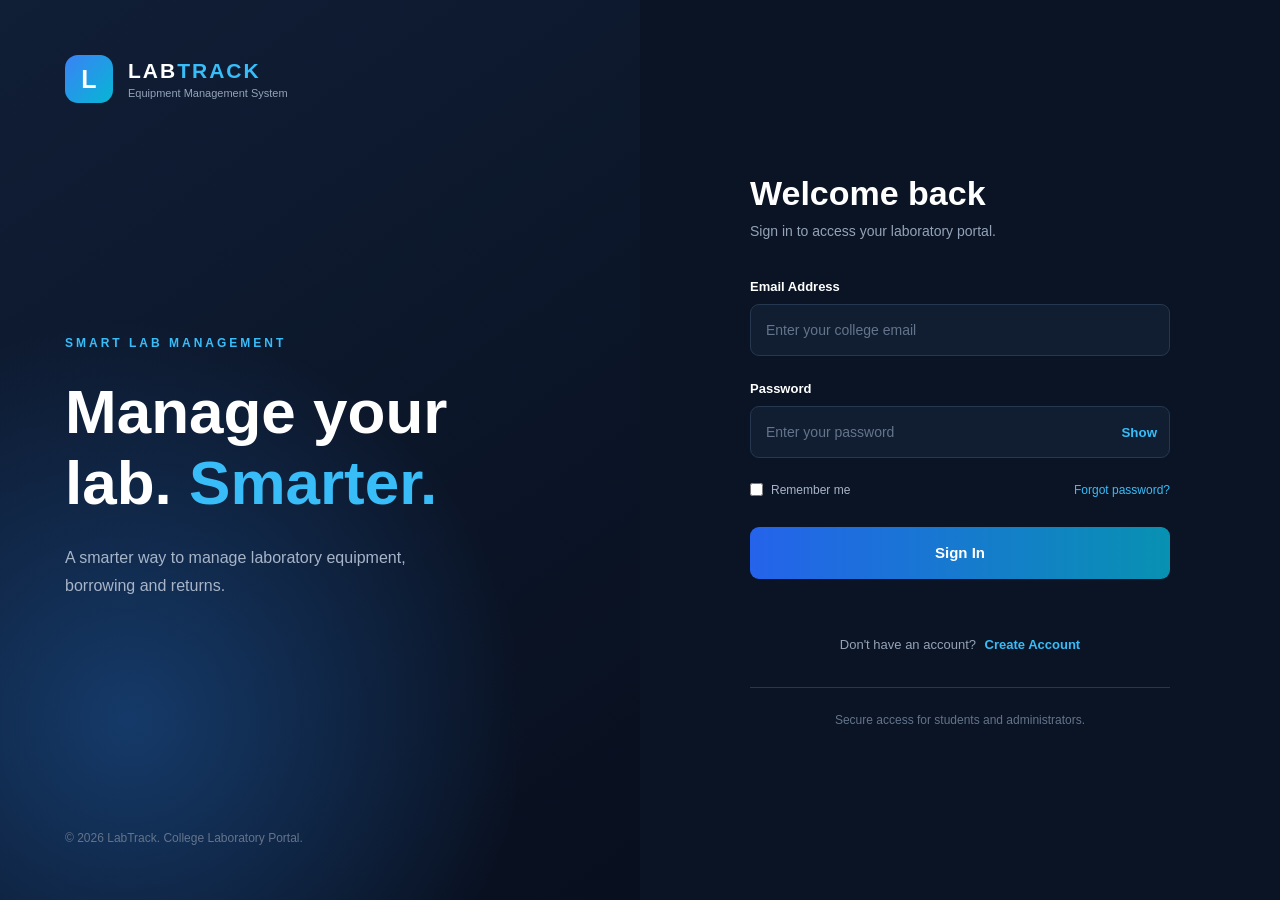
<file: frontend/index.html>
<!DOCTYPE html>
<html lang="en">

<head>
    <meta charset="UTF-8">
    <meta name="viewport"
          content="width=device-width, initial-scale=1.0">

    <title>Lab Equipment | Login</title>

    <link rel="stylesheet" href="css/style.css">
</head>

<body>

    <main class="login-container">

        <!-- Left side: Branding -->
        <section class="brand-section">

            <div class="brand">
                <div class="brand-icon">L</div>

                <div>
                    <h2>LAB<span>TRACK</span></h2>
                    <p>Equipment Management System</p>
                </div>
            </div>

            <div class="brand-content">

                <span class="tagline">
                    SMART LAB MANAGEMENT
                </span>

                <h1>
                    Manage your lab.
                    <span>Smarter.</span>
                </h1>

                <p>
                    A smarter way to manage laboratory
                    equipment, borrowing and returns.
                </p>

            </div>

            <div class="brand-footer">
                © 2026 LabTrack. College Laboratory Portal.
            </div>

        </section>


        <!-- Right side: Login form -->
        <section class="form-section">

            <div class="login-card">

                <div class="welcome-text">
                    <h2>Welcome back</h2>

                    <p>
                        Sign in to access your laboratory portal.
                    </p>
                </div>


                <form id="loginForm">

                    <div class="form-group">

                        <label for="email">
                            Email Address
                        </label>

                        <input
                            type="email"
                            id="email"
                            placeholder="Enter your college email"
                            required
                        >

                    </div>


                    <div class="form-group">

                        <label for="password">
                            Password
                        </label>

                        <div class="password-box">

                            <input
                                type="password"
                                id="password"
                                placeholder="Enter your password"
                                required
                            >

                            <button
                                type="button"
                                id="togglePassword">
                                Show
                            </button>

                        </div>

                    </div>


                    <div class="form-options">

                        <label class="remember">
                            <input type="checkbox" id="remember">
                            Remember me
                        </label>

                        <a href="#" id="forgotPassword">
                            Forgot password?
                        </a>

                    </div>


                    <button type="submit" class="login-button">
                        Sign In
                    </button>

                    <p id="message" class="message"></p>

                </form>
                <div class="register-login">

    Don't have an account?

    <a href="register.html">
        Create Account
    </a>

</div>


                <div class="login-footer">
                    Secure access for students and administrators.
                </div>

            </div>

        </section>

    </main>

    <script src="js/login.js"></script>

</body>
</html>
</file>
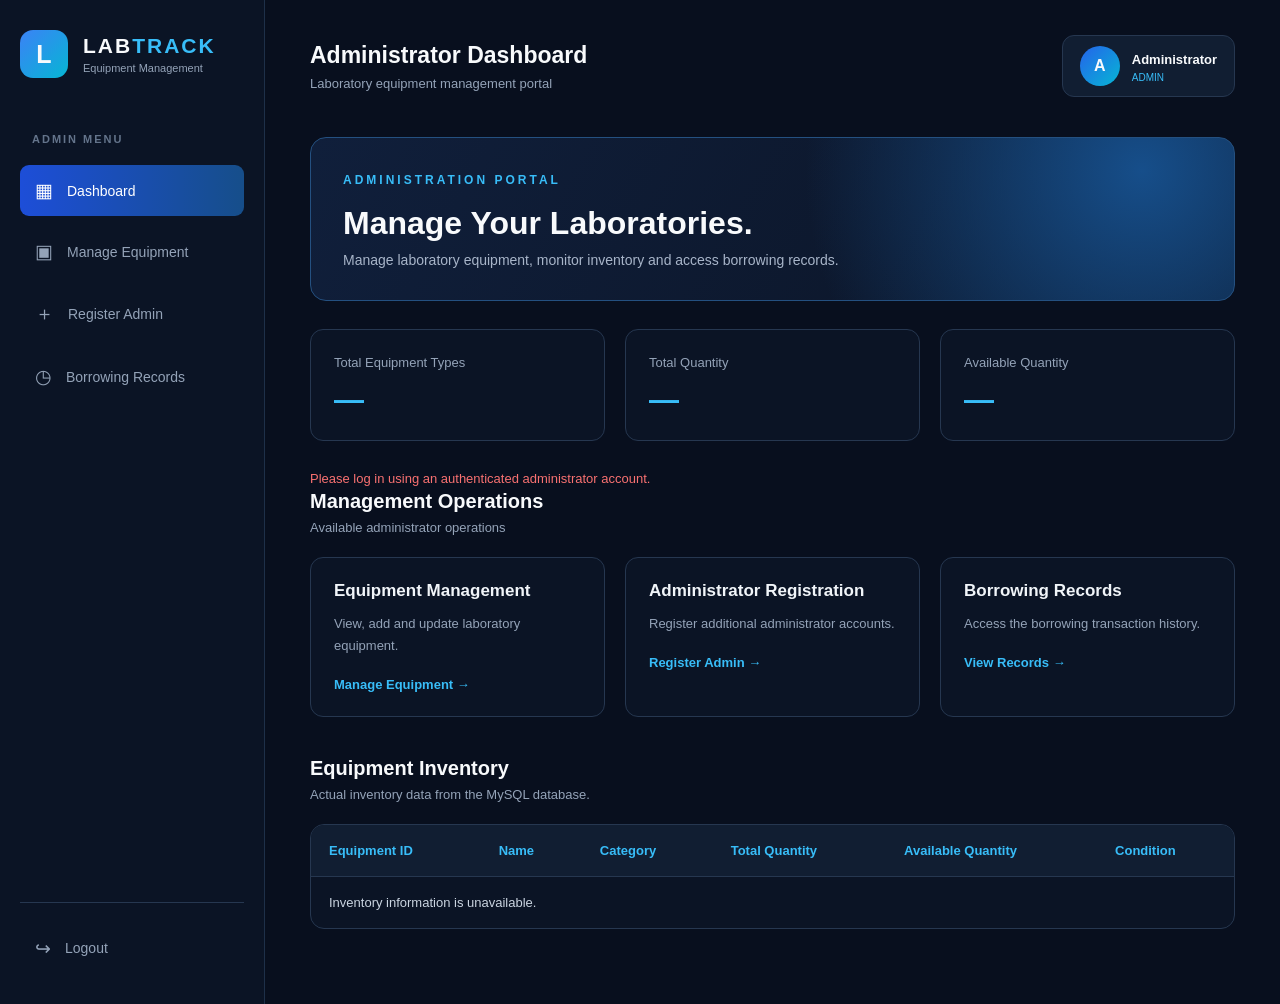
<file: frontend/admin-dashboard.html>
<!DOCTYPE html>
<html lang="en">

<head>
    <meta charset="UTF-8">
    <meta name="viewport" content="width=device-width, initial-scale=1.0">

    <title>LABTRACK | Admin Dashboard</title>

    <link rel="stylesheet" href="css/style.css">
</head>

<body class="dashboard-body">

<div class="dashboard-layout">

    <!-- SIDEBAR -->

    <aside class="sidebar">

        <div class="brand dashboard-brand">

            <div class="brand-icon">L</div>

            <div>
                <h2>LAB<span>TRACK</span></h2>
                <p>Equipment Management</p>
            </div>

        </div>

        <p class="menu-heading">ADMIN MENU</p>

        <nav class="sidebar-nav">

            <a href="admin-dashboard.html" class="nav-link active">
                <span>▦</span> Dashboard
            </a>

            <a href="admin-equipment.html" class="nav-link">
                <span>▣</span> Manage Equipment
            </a>

            <a href="admin-register.html" class="nav-link">
                <span>＋</span> Register Admin
            </a>

            <a href="admin-history.html" class="nav-link">
                <span>◷</span> Borrowing Records
            </a>

        </nav>

        <div class="sidebar-bottom">

            <a href="index.html" class="nav-link logout-link">
                <span>↪</span> Logout
            </a>

        </div>

    </aside>


    <!-- MAIN CONTENT -->

    <main class="dashboard-main">

        <!-- TOPBAR -->

        <header class="dashboard-topbar">

            <div>
                <h2>Administrator Dashboard</h2>
                <p>Laboratory equipment management portal</p>
            </div>

            <div class="profile">

                <div class="profile-avatar" id="adminAvatar">
                    A
                </div>

                <div>
                    <strong id="adminName">Administrator</strong>
                    <p id="adminRole">ADMIN</p>
                </div>

            </div>

        </header>


        <!-- WELCOME BANNER -->

        <section class="history-banner">

            <span class="tagline">
                ADMINISTRATION PORTAL
            </span>

            <h1 id="adminWelcome">
                Manage Your Laboratories.
            </h1>

            <p>
                Manage laboratory equipment, monitor inventory
                and access borrowing records.
            </p>

        </section>


        <!-- INVENTORY SUMMARY -->

        <section class="history-summary">

            <div class="history-stat-card">

                <span>Total Equipment Types</span>

                <h2 id="totalEquipment">—</h2>

            </div>

            <div class="history-stat-card">

                <span>Total Quantity</span>

                <h2 id="totalQuantity">—</h2>

            </div>

            <div class="history-stat-card">

                <span>Available Quantity</span>

                <h2 id="availableQuantity">—</h2>

            </div>

        </section>


        <!-- API STATUS -->

        <p
            id="adminMessage"
            class="history-message"
            aria-live="polite">
            Loading inventory information...
        </p>


        <!-- MANAGEMENT OPTIONS -->

        <section class="dashboard-section">

            <div class="section-heading">

                <div>
                    <h2>Management Operations</h2>
                    <p>Available administrator operations</p>
                </div>

            </div>

            <div class="history-summary">

                <div class="history-stat-card">

                    <h3>Equipment Management</h3>

                    <p>
                        View, add and update laboratory equipment.
                    </p>

                    <br>

                    <a href="admin-equipment.html">
                        Manage Equipment →
                    </a>

                </div>


                <div class="history-stat-card">

                    <h3>Administrator Registration</h3>

                    <p>
                        Register additional administrator accounts.
                    </p>

                    <br>

                    <a href="admin-register.html">
                        Register Admin →
                    </a>

                </div>


                <div class="history-stat-card">

                    <h3>Borrowing Records</h3>

                    <p>
                        Access the borrowing transaction history.
                    </p>

                    <br>

                    <a href="admin-history.html">
                        View Records →
                    </a>

                </div>

            </div>

        </section>


        <!-- EQUIPMENT INVENTORY -->

        <section class="dashboard-section">

            <div class="section-heading">

                <div>
                    <h2>Equipment Inventory</h2>

                    <p>
                        Actual inventory data from the MySQL database.
                    </p>
                </div>

            </div>


            <div class="table-container">

                <table>

                    <thead>

                        <tr>
                            <th>Equipment ID</th>
                            <th>Name</th>
                            <th>Category</th>
                            <th>Total Quantity</th>
                            <th>Available Quantity</th>
                            <th>Condition</th>
                        </tr>

                    </thead>


                    <tbody id="adminEquipmentTable">

                        <tr>
                            <td colspan="6">
                                Loading equipment inventory...
                            </td>
                        </tr>

                    </tbody>

                </table>

            </div>

        </section>

    </main>

</div>


<!-- ADMIN DASHBOARD JAVASCRIPT -->

<script src="js/admin-dashboard.js"></script>

</body>
</html>
</file>
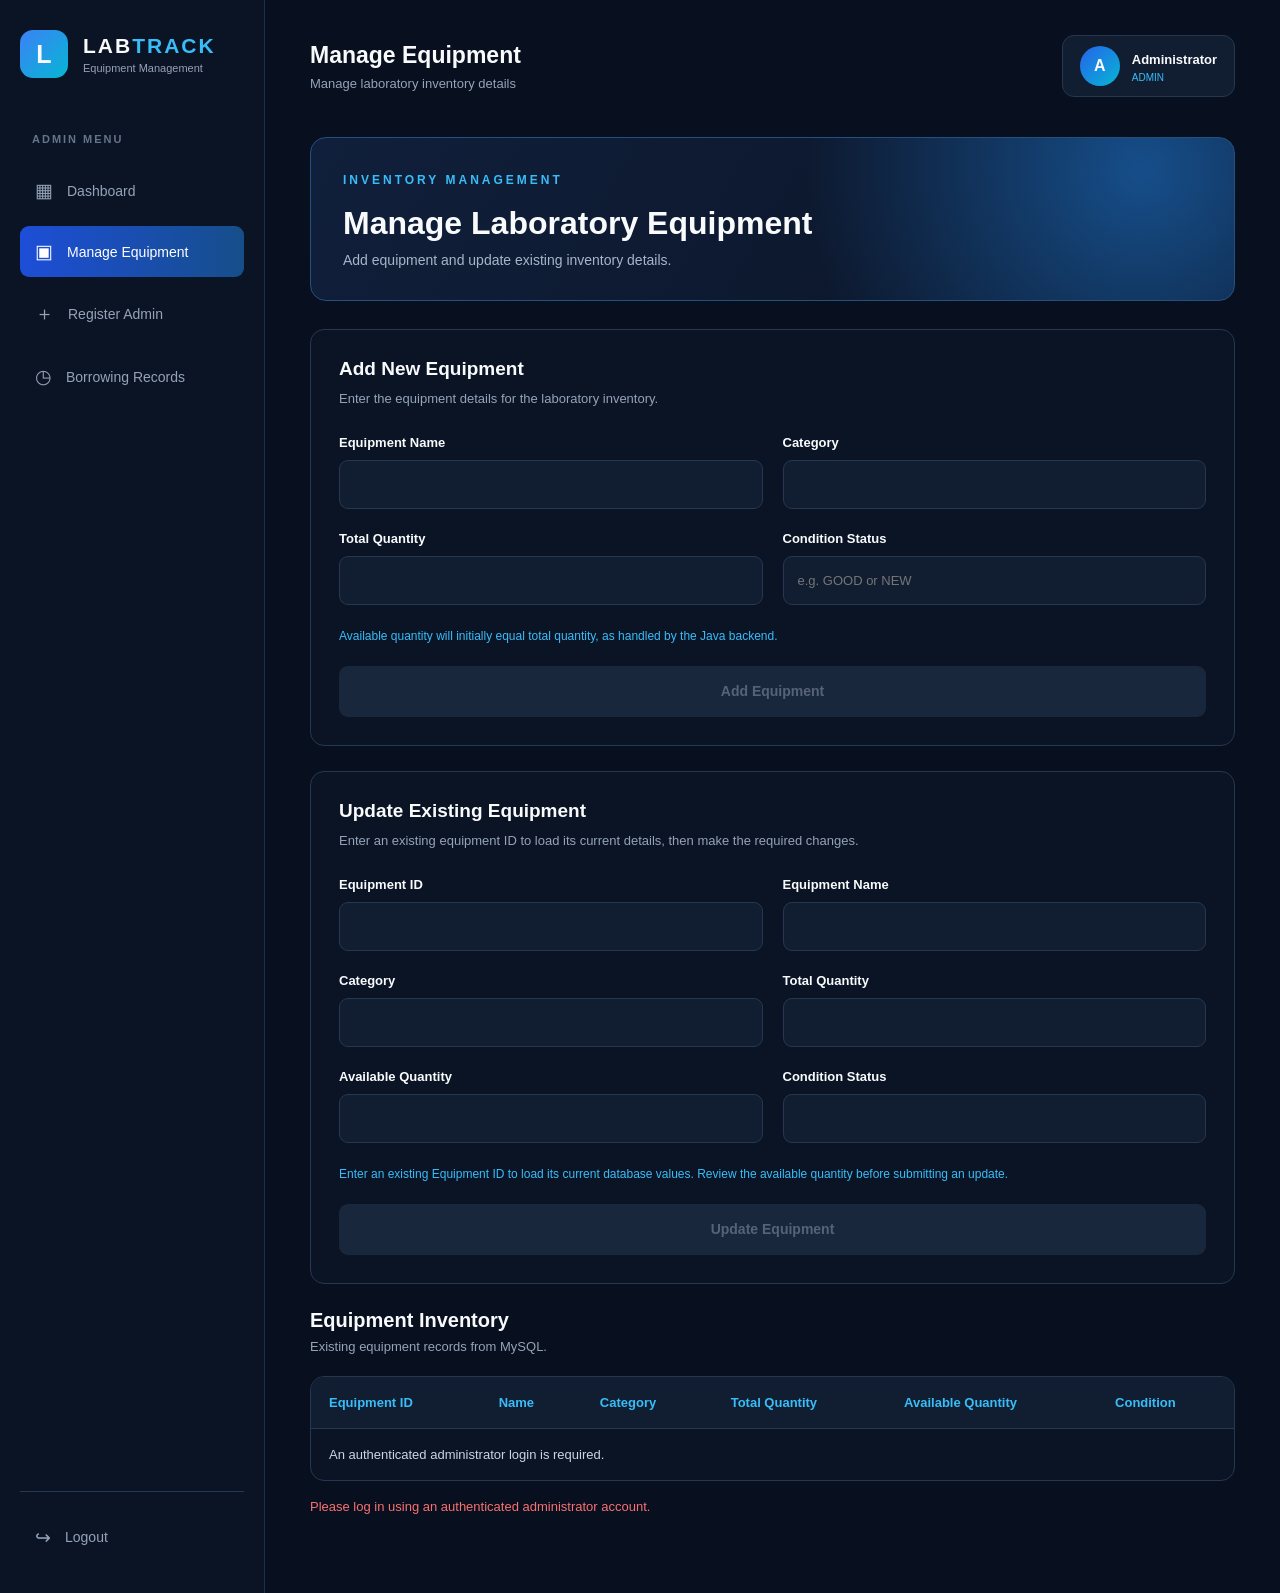
<file: frontend/admin-equipment.html>
<!DOCTYPE html>
<html lang="en">

<head>
    <meta charset="UTF-8">
    <meta name="viewport" content="width=device-width, initial-scale=1.0">

    <title>LABTRACK | Manage Equipment</title>

    <link rel="stylesheet" href="css/style.css">
</head>

<body class="dashboard-body">

<div class="dashboard-layout">

    <!-- SIDEBAR -->

    <aside class="sidebar">

        <div class="brand dashboard-brand">
            <div class="brand-icon">L</div>
            <div>
                <h2>LAB<span>TRACK</span></h2>
                <p>Equipment Management</p>
            </div>
        </div>

        <p class="menu-heading">ADMIN MENU</p>

        <nav class="sidebar-nav">

            <a href="admin-dashboard.html" class="nav-link">
                <span>▦</span> Dashboard
            </a>

            <a href="admin-equipment.html" class="nav-link active">
                <span>▣</span> Manage Equipment
            </a>

            <a href="admin-register.html" class="nav-link">
                <span>＋</span> Register Admin
            </a>

            <a href="admin-history.html" class="nav-link">
                <span>◷</span> Borrowing Records
            </a>

        </nav>

        <div class="sidebar-bottom">
            <a href="index.html" class="nav-link logout-link">
                <span>↪</span> Logout
            </a>
        </div>

    </aside>


    <!-- MAIN CONTENT -->

    <main class="dashboard-main">

        <!-- TOPBAR -->

        <header class="dashboard-topbar">

            <div>
                <h2>Manage Equipment</h2>
                <p>Manage laboratory inventory details</p>
            </div>

            <div class="profile">

                <div class="profile-avatar" id="adminAvatar">
                    A
                </div>

                <div>
                    <strong id="adminName">Administrator</strong>
                    <p id="adminRole">ADMIN</p>
                </div>

            </div>

        </header>


        <!-- PAGE BANNER -->

        <section class="equipment-banner">

            <span class="tagline">INVENTORY MANAGEMENT</span>

            <h1>Manage Laboratory Equipment</h1>

            <p>
                Add equipment and update existing inventory details.
            </p>

        </section>


        <!-- ADD EQUIPMENT -->

        <section class="admin-equipment-card">

            <h2>Add New Equipment</h2>

            <p class="admin-form-subtitle">
                Enter the equipment details for the laboratory inventory.
            </p>

            <form id="addEquipmentForm">

                <div class="admin-form-grid">

                    <div class="borrow-field">

                        <label for="equipmentName">
                            Equipment Name
                        </label>

                        <input
                            type="text"
                            id="equipmentName"
                            required
                        >

                    </div>


                    <div class="borrow-field">

                        <label for="equipmentCategory">
                            Category
                        </label>

                        <input
                            type="text"
                            id="equipmentCategory"
                            required
                        >

                    </div>


                    <div class="borrow-field">

                        <label for="totalQuantity">
                            Total Quantity
                        </label>

                        <input
                            type="number"
                            id="totalQuantity"
                            min="1"
                            step="1"
                            required
                        >

                    </div>


                    <div class="borrow-field">

                        <label for="conditionStatus">
                            Condition Status
                        </label>

                        <input
                            type="text"
                            id="conditionStatus"
                            placeholder="e.g. GOOD or NEW"
                        >

                    </div>

                </div>


                <p class="admin-form-note">
                    Available quantity will initially equal total quantity,
                    as handled by the Java backend.
                </p>


                <button
                    type="submit"
                    class="borrow-submit"
                    id="addEquipmentButton"
                    disabled
                >
                    Add Equipment
                </button>

            </form>

        </section>


        <!-- UPDATE EQUIPMENT -->

        <section class="admin-equipment-card">

            <h2>Update Existing Equipment</h2>

            <p class="admin-form-subtitle">
                Enter an existing equipment ID to load its current details,
                then make the required changes.
            </p>

            <form id="updateEquipmentForm">

                <div class="admin-form-grid">

                    <div class="borrow-field">

                        <label for="updateEquipmentId">
                            Equipment ID
                        </label>

                        <input
                            type="number"
                            id="updateEquipmentId"
                            min="1"
                            step="1"
                            required
                        >

                    </div>


                    <div class="borrow-field">

                        <label for="updateEquipmentName">
                            Equipment Name
                        </label>

                        <input
                            type="text"
                            id="updateEquipmentName"
                            required
                        >

                    </div>


                    <div class="borrow-field">

                        <label for="updateCategory">
                            Category
                        </label>

                        <input
                            type="text"
                            id="updateCategory"
                            required
                        >

                    </div>


                    <div class="borrow-field">

                        <label for="updateTotalQuantity">
                            Total Quantity
                        </label>

                        <input
                            type="number"
                            id="updateTotalQuantity"
                            min="1"
                            step="1"
                            required
                        >

                    </div>


                    <div class="borrow-field">

                        <label for="updateAvailableQuantity">
                            Available Quantity
                        </label>

                        <input
                            type="number"
                            id="updateAvailableQuantity"
                            min="0"
                            step="1"
                            required
                        >

                    </div>


                    <div class="borrow-field">

                        <label for="updateCondition">
                            Condition Status
                        </label>

                        <input
                            type="text"
                            id="updateCondition"
                            required
                        >

                    </div>

                </div>


                <p class="admin-form-note">
                    Enter an existing Equipment ID to load its current
                    database values. Review the available quantity before
                    submitting an update.
                </p>


                <button
                    type="submit"
                    class="borrow-submit"
                    id="updateEquipmentButton"
                    disabled
                >
                    Update Equipment
                </button>

            </form>

        </section>


        <!-- INVENTORY TABLE -->

        <section class="dashboard-section">

            <div class="section-heading">

                <div>
                    <h2>Equipment Inventory</h2>

                    <p>
                        Existing equipment records from MySQL.
                    </p>
                </div>

            </div>


            <div class="table-container">

                <table>

                    <thead>

                        <tr>
                            <th>Equipment ID</th>
                            <th>Name</th>
                            <th>Category</th>
                            <th>Total Quantity</th>
                            <th>Available Quantity</th>
                            <th>Condition</th>
                        </tr>

                    </thead>


                    <tbody id="equipmentTable">

                        <tr>
                            <td colspan="6">
                                Loading equipment inventory...
                            </td>
                        </tr>

                    </tbody>

                </table>

            </div>


            <p
                id="equipmentAdminMessage"
                class="history-message"
                aria-live="polite"
            >
                Loading inventory information...
            </p>

        </section>

    </main>

</div>


<!-- ADMIN EQUIPMENT JAVASCRIPT -->

<script src="js/admin-equipment.js"></script>

</body>
</html>
</file>
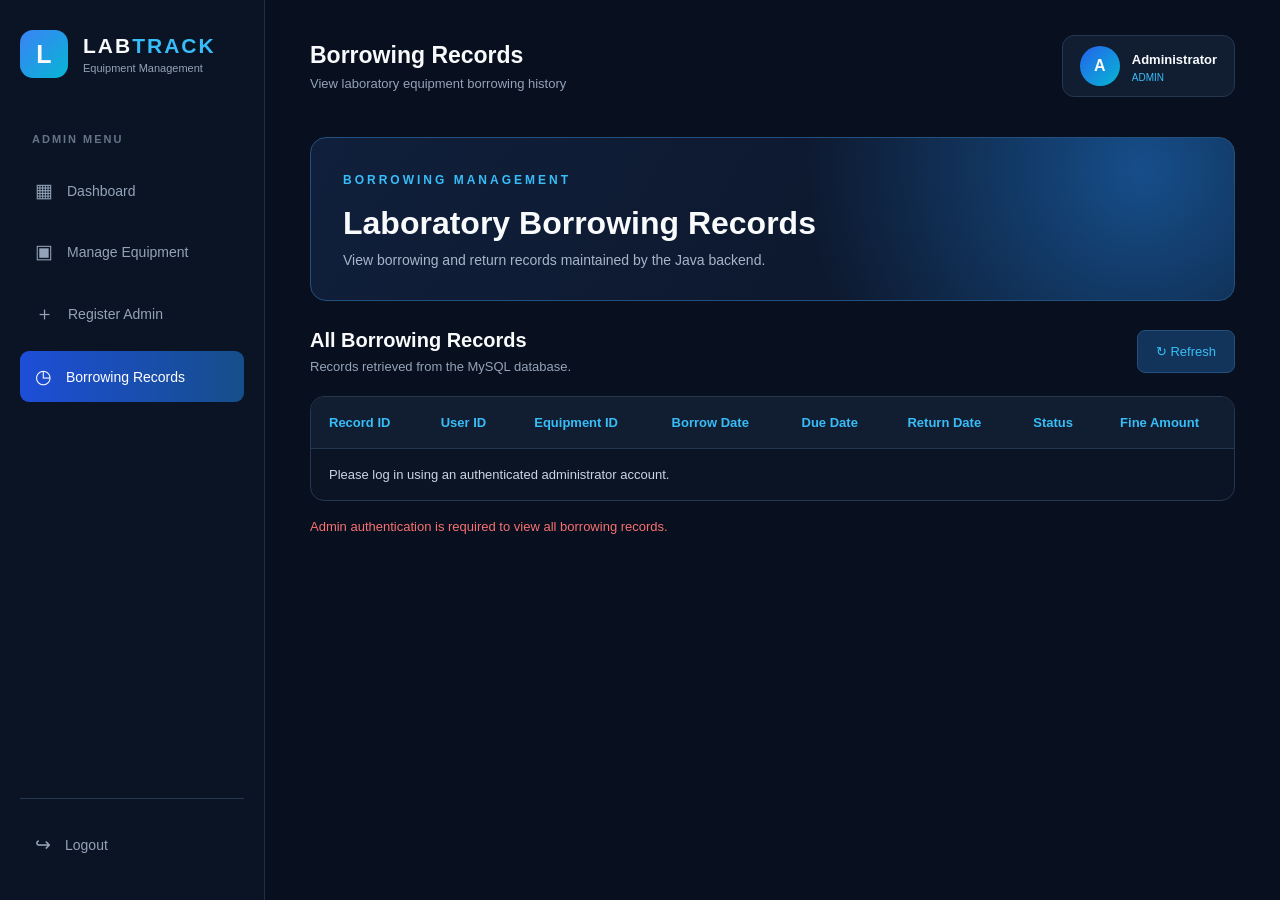
<file: frontend/admin-history.html>
<!DOCTYPE html>
<html lang="en">

<head>
    <meta charset="UTF-8">
    <meta name="viewport" content="width=device-width, initial-scale=1.0">

    <title>LABTRACK | Borrowing Records</title>

    <link rel="stylesheet" href="css/style.css">
</head>

<body class="dashboard-body">

<div class="dashboard-layout">

    <!-- SIDEBAR -->

    <aside class="sidebar">

        <div class="brand dashboard-brand">

            <div class="brand-icon">L</div>

            <div>
                <h2>LAB<span>TRACK</span></h2>
                <p>Equipment Management</p>
            </div>

        </div>

        <p class="menu-heading">ADMIN MENU</p>

        <nav class="sidebar-nav">

            <a href="admin-dashboard.html" class="nav-link">
                <span>▦</span> Dashboard
            </a>

            <a href="admin-equipment.html" class="nav-link">
                <span>▣</span> Manage Equipment
            </a>

            <a href="admin-register.html" class="nav-link">
                <span>＋</span> Register Admin
            </a>

            <a href="admin-history.html" class="nav-link active">
                <span>◷</span> Borrowing Records
            </a>

        </nav>

        <div class="sidebar-bottom">

            <a href="index.html" class="nav-link logout-link">
                <span>↪</span> Logout
            </a>

        </div>

    </aside>


    <!-- MAIN CONTENT -->

    <main class="dashboard-main">

        <!-- TOPBAR -->

        <header class="dashboard-topbar">

            <div>
                <h2>Borrowing Records</h2>
                <p>View laboratory equipment borrowing history</p>
            </div>

            <div class="profile">

                <div class="profile-avatar" id="adminAvatar">
                    A
                </div>

                <div>
                    <strong id="adminName">Administrator</strong>
                    <p id="adminRole">ADMIN</p>
                </div>

            </div>

        </header>


        <!-- PAGE BANNER -->

        <section class="equipment-banner">

            <span class="tagline">
                BORROWING MANAGEMENT
            </span>

            <h1>Laboratory Borrowing Records</h1>

            <p>
                View borrowing and return records maintained
                by the Java backend.
            </p>

        </section>


        <!-- BORROWING RECORDS TABLE -->

        <section class="dashboard-section">

            <div class="section-heading">

                <div>
                    <h2>All Borrowing Records</h2>

                    <p>
                        Records retrieved from the MySQL database.
                    </p>
                </div>

                <button
                    type="button"
                    class="history-refresh-btn"
                    id="adminHistoryRefresh"
                >
                    ↻ Refresh
                </button>

            </div>


            <div class="table-container">

                <table>

                    <thead>

                        <tr>
                            <th>Record ID</th>
                            <th>User ID</th>
                            <th>Equipment ID</th>
                            <th>Borrow Date</th>
                            <th>Due Date</th>
                            <th>Return Date</th>
                            <th>Status</th>
                            <th>Fine Amount</th>
                        </tr>

                    </thead>


                    <tbody id="adminBorrowingTable">

                        <tr>
                            <td colspan="8">
                                Loading borrowing records...
                            </td>
                        </tr>

                    </tbody>

                </table>

            </div>


            <!-- API STATUS MESSAGE -->

            <p
                id="adminHistoryMessage"
                class="history-message"
                aria-live="polite">
                Loading borrowing records...
            </p>

        </section>

    </main>

</div>


<!-- ADMIN BORROWING HISTORY JAVASCRIPT -->

<script src="js/admin-history.js"></script>

</body>
</html>
</file>
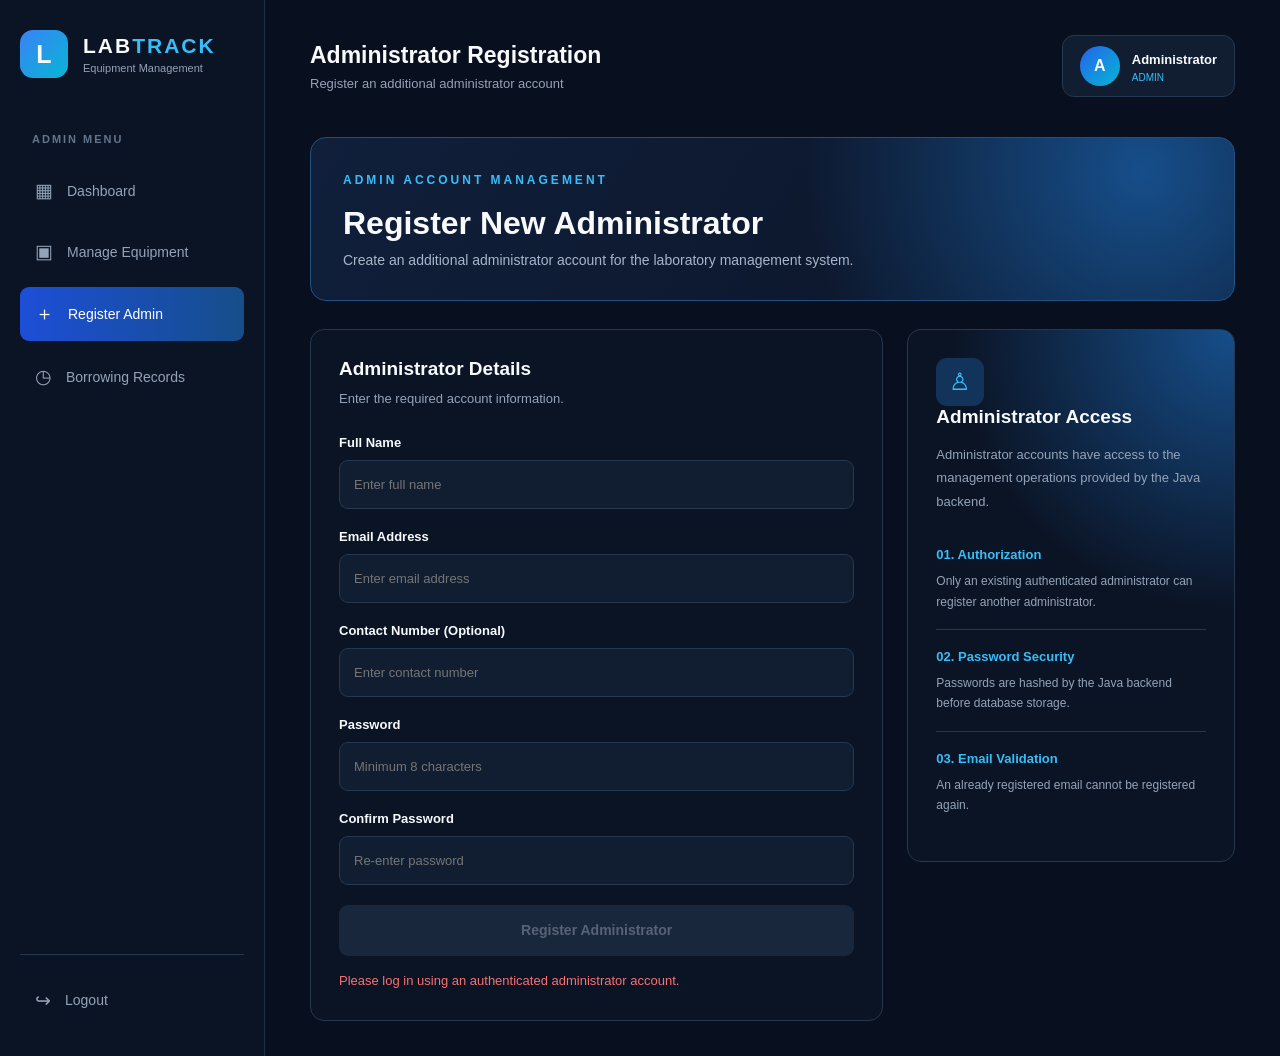
<file: frontend/admin-register.html>
<!DOCTYPE html>
<html lang="en">

<head>
    <meta charset="UTF-8">
    <meta name="viewport" content="width=device-width, initial-scale=1.0">

    <title>LABTRACK | Administrator Registration</title>

    <link rel="stylesheet" href="css/style.css">
</head>

<body class="dashboard-body">

<div class="dashboard-layout">

    <!-- SIDEBAR -->

    <aside class="sidebar">

        <div class="brand dashboard-brand">

            <div class="brand-icon">L</div>

            <div>
                <h2>LAB<span>TRACK</span></h2>
                <p>Equipment Management</p>
            </div>

        </div>

        <p class="menu-heading">ADMIN MENU</p>

        <nav class="sidebar-nav">

            <a href="admin-dashboard.html" class="nav-link">
                <span>▦</span> Dashboard
            </a>

            <a href="admin-equipment.html" class="nav-link">
                <span>▣</span> Manage Equipment
            </a>

            <a href="admin-register.html" class="nav-link active">
                <span>＋</span> Register Admin
            </a>

            <a href="admin-history.html" class="nav-link">
                <span>◷</span> Borrowing Records
            </a>

        </nav>

        <div class="sidebar-bottom">

            <a href="index.html" class="nav-link logout-link">
                <span>↪</span> Logout
            </a>

        </div>

    </aside>


    <!-- MAIN CONTENT -->

    <main class="dashboard-main">

        <!-- TOPBAR -->

        <header class="dashboard-topbar">

            <div>
                <h2>Administrator Registration</h2>
                <p>Register an additional administrator account</p>
            </div>

            <div class="profile">

                <div class="profile-avatar" id="adminAvatar">
                    A
                </div>

                <div>
                    <strong id="adminNameDisplay">
                        Administrator
                    </strong>

                    <p id="adminRoleDisplay">ADMIN</p>
                </div>

            </div>

        </header>


        <!-- BANNER -->

        <section class="equipment-banner">

            <span class="tagline">
                ADMIN ACCOUNT MANAGEMENT
            </span>

            <h1>Register New Administrator</h1>

            <p>
                Create an additional administrator account
                for the laboratory management system.
            </p>

        </section>


        <!-- REGISTRATION FORM AND INFORMATION -->

        <section class="admin-register-layout">


            <!-- REGISTRATION FORM -->

            <div class="admin-register-card">

                <h2>Administrator Details</h2>

                <p class="admin-form-subtitle">
                    Enter the required account information.
                </p>


                <form id="adminRegisterForm">

                    <!-- FULL NAME -->

                    <div class="borrow-field">

                        <label for="adminName">
                            Full Name
                        </label>

                        <input
                            type="text"
                            id="adminName"
                            placeholder="Enter full name"
                            required
                        >

                    </div>


                    <!-- EMAIL -->

                    <div class="borrow-field">

                        <label for="adminEmail">
                            Email Address
                        </label>

                        <input
                            type="email"
                            id="adminEmail"
                            placeholder="Enter email address"
                            required
                        >

                    </div>


                    <!-- CONTACT -->

                    <div class="borrow-field">

                        <label for="adminContact">
                            Contact Number (Optional)
                        </label>

                        <input
                            type="text"
                            id="adminContact"
                            placeholder="Enter contact number"
                        >

                    </div>


                    <!-- PASSWORD -->

                    <div class="borrow-field">

                        <label for="adminPassword">
                            Password
                        </label>

                        <input
                            type="password"
                            id="adminPassword"
                            placeholder="Minimum 8 characters"
                            minlength="8"
                            required
                        >

                    </div>


                    <!-- CONFIRM PASSWORD -->

                    <div class="borrow-field">

                        <label for="confirmAdminPassword">
                            Confirm Password
                        </label>

                        <input
                            type="password"
                            id="confirmAdminPassword"
                            placeholder="Re-enter password"
                            required
                        >

                    </div>


                    <!-- SUBMIT -->

                    <button
                        type="submit"
                        id="adminRegisterButton"
                        class="borrow-submit"
                    >
                        Register Administrator
                    </button>


                    <!-- RESPONSE MESSAGE -->

                    <p
                        id="adminRegisterMessage"
                        class="admin-register-message"
                        aria-live="polite">
                    </p>

                </form>

            </div>


            <!-- ADMIN INFORMATION CARD -->

            <div class="admin-register-info">

                <div class="return-policy-icon">♙</div>

                <h2>Administrator Access</h2>

                <p>
                    Administrator accounts have access to
                    the management operations provided by
                    the Java backend.
                </p>


                <div class="admin-register-rule">

                    <strong>01. Authorization</strong>

                    <p>
                        Only an existing authenticated administrator
                        can register another administrator.
                    </p>

                </div>


                <div class="admin-register-rule">

                    <strong>02. Password Security</strong>

                    <p>
                        Passwords are hashed by the Java backend
                        before database storage.
                    </p>

                </div>


                <div class="admin-register-rule">

                    <strong>03. Email Validation</strong>

                    <p>
                        An already registered email cannot
                        be registered again.
                    </p>

                </div>

            </div>

        </section>

    </main>

</div>


<!-- ADMIN REGISTRATION JAVASCRIPT -->

<script src="js/admin-register.js"></script>

</body>
</html>
</file>
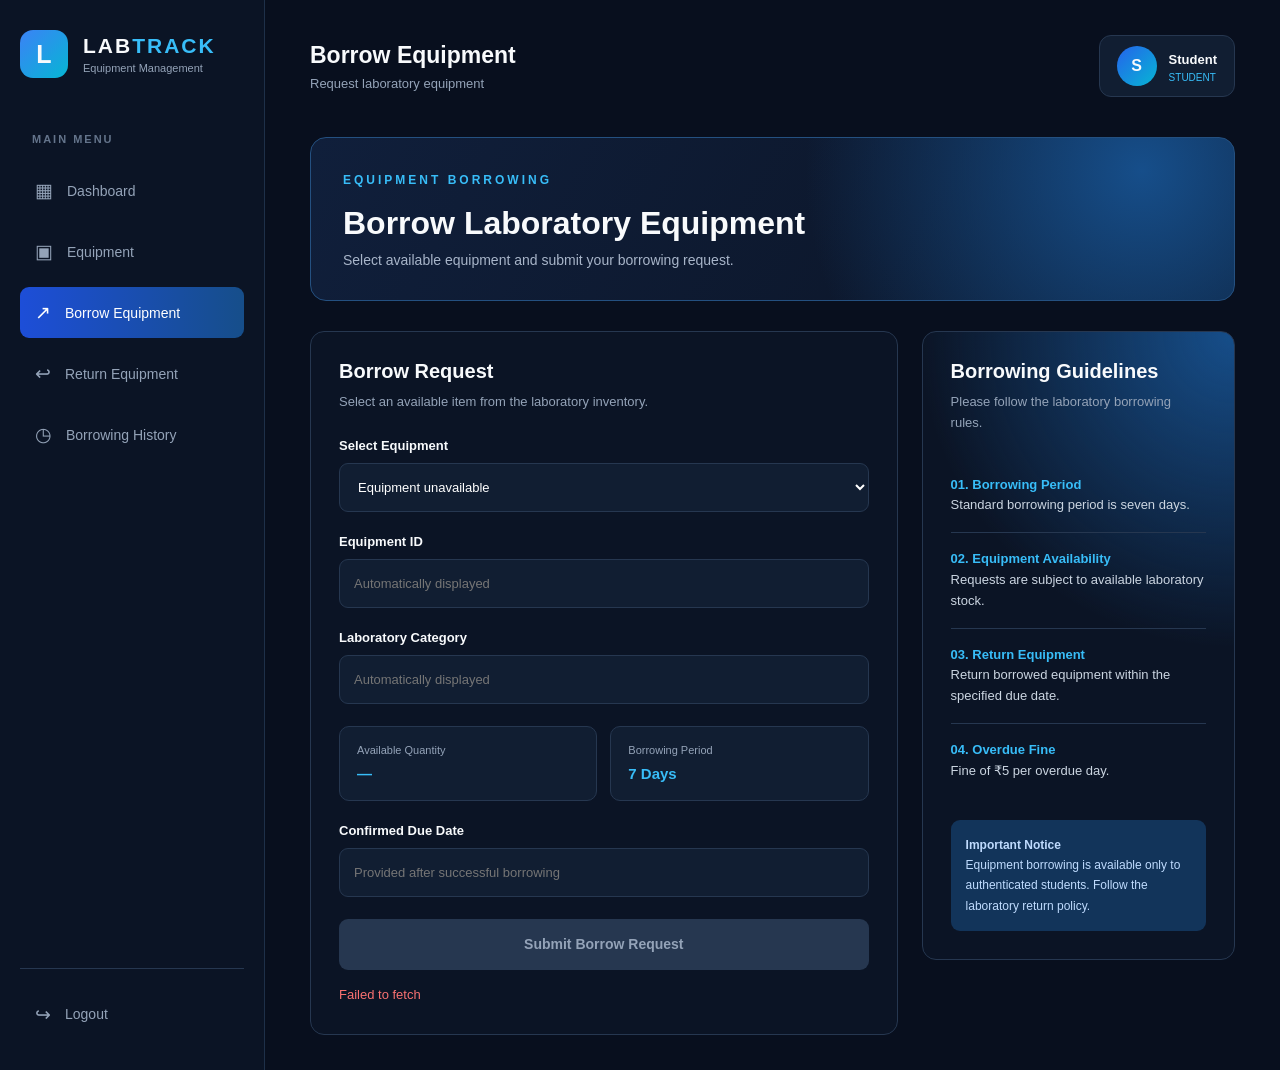
<file: frontend/borrow.html>
<!DOCTYPE html>
<html lang="en">

<head>
    <meta charset="UTF-8">
    <meta name="viewport"
          content="width=device-width, initial-scale=1.0">

    <title>LABTRACK | Borrow Equipment</title>

    <link rel="stylesheet" href="css/style.css">
</head>

<body class="dashboard-body">

    <div class="dashboard-layout">

        <!-- SIDEBAR -->

        <aside class="sidebar">

            <div class="brand dashboard-brand">

                <div class="brand-icon">L</div>

                <div>
                    <h2>LAB<span>TRACK</span></h2>
                    <p>Equipment Management</p>
                </div>

            </div>

            <p class="menu-heading">MAIN MENU</p>

            <nav class="sidebar-nav">

                <a href="student-dashboard.html" class="nav-link">
                    <span>▦</span> Dashboard
                </a>

                <a href="equipment.html" class="nav-link">
                    <span>▣</span> Equipment
                </a>

                <a href="borrow.html" class="nav-link active">
                    <span>↗</span> Borrow Equipment
                </a>

                <a href="return.html" class="nav-link">
                    <span>↩</span> Return Equipment
                </a>

                <a href="history.html" class="nav-link">
                    <span>◷</span> Borrowing History
                </a>

            </nav>

            <div class="sidebar-bottom">

                <a href="index.html" class="nav-link logout-link">
                    <span>↪</span> Logout
                </a>

            </div>

        </aside>


        <!-- MAIN CONTENT -->

        <main class="dashboard-main">

            <!-- TOPBAR -->

            <header class="dashboard-topbar">

                <div>
                    <h2>Borrow Equipment</h2>
                    <p>Request laboratory equipment</p>
                </div>

                <div class="profile">

                    <div class="profile-avatar" id="profileAvatar">
                        S
                    </div>

                    <div>
                        <strong id="studentName">Student</strong>
                        <p id="studentRole">STUDENT</p>
                    </div>

                </div>

            </header>


            <!-- PAGE BANNER -->

            <section class="borrow-banner">

                <span class="tagline">
                    EQUIPMENT BORROWING
                </span>

                <h1>Borrow Laboratory Equipment</h1>

                <p>
                    Select available equipment and submit
                    your borrowing request.
                </p>

            </section>


            <!-- BORROW FORM AND POLICY -->

            <section class="borrow-layout">


                <!-- BORROW FORM -->

                <div class="borrow-form-card">

                    <h2>Borrow Request</h2>

                    <p class="borrow-subtitle">
                        Select an available item from the
                        laboratory inventory.
                    </p>


                    <form id="borrowForm">

                        <!-- EQUIPMENT SELECTION -->

                        <div class="borrow-field">

                            <label for="equipmentSelect">
                                Select Equipment
                            </label>

                            <select id="equipmentSelect" required>

                                <option value="">
                                    Loading equipment...
                                </option>

                            </select>

                        </div>


                        <!-- EQUIPMENT ID -->

                        <div class="borrow-field">

                            <label for="equipmentId">
                                Equipment ID
                            </label>

                            <input
                                type="text"
                                id="equipmentId"
                                placeholder="Automatically displayed"
                                readonly
                            >

                        </div>


                        <!-- CATEGORY -->

                        <div class="borrow-field">

                            <label for="category">
                                Laboratory Category
                            </label>

                            <input
                                type="text"
                                id="category"
                                placeholder="Automatically displayed"
                                readonly
                            >

                        </div>


                        <!-- EQUIPMENT DETAILS -->

                        <div class="borrow-detail-grid">

                            <div class="borrow-detail">

                                <span>Available Quantity</span>

                                <strong id="availableQuantity">
                                    —
                                </strong>

                            </div>


                            <div class="borrow-detail">

                                <span>Borrowing Period</span>

                                <strong>7 Days</strong>

                            </div>

                        </div>


                        <!-- BACKEND-GENERATED DUE DATE -->

                        <div class="borrow-field">

                            <label for="dueDate">
                                Confirmed Due Date
                            </label>

                            <input
                                type="text"
                                id="dueDate"
                                placeholder="Provided after successful borrowing"
                                readonly
                            >

                        </div>


                        <!-- SUBMIT BUTTON -->

                        <button
                            type="submit"
                            id="borrowButton"
                            class="borrow-submit"
                            disabled
                        >
                            Submit Borrow Request
                        </button>


                        <!-- STATUS MESSAGE -->

                        <p
                            id="borrowMessage"
                            class="borrow-message"
                            aria-live="polite"
                        ></p>

                    </form>

                </div>


                <!-- BORROWING POLICY -->

                <div class="borrow-info-card">

                    <h2>Borrowing Guidelines</h2>

                    <p class="borrow-subtitle">
                        Please follow the laboratory
                        borrowing rules.
                    </p>


                    <ul class="borrow-info-list">

                        <li>
                            <strong>01. Borrowing Period</strong>
                            <br>
                            Standard borrowing period is
                            seven days.
                        </li>

                        <li>
                            <strong>02. Equipment Availability</strong>
                            <br>
                            Requests are subject to available
                            laboratory stock.
                        </li>

                        <li>
                            <strong>03. Return Equipment</strong>
                            <br>
                            Return borrowed equipment within
                            the specified due date.
                        </li>

                        <li>
                            <strong>04. Overdue Fine</strong>
                            <br>
                            Fine of ₹5 per overdue day.
                        </li>

                    </ul>


                    <div class="borrow-notice">

                        <strong>Important Notice</strong>

                        <p>
                            Equipment borrowing is available
                            only to authenticated students.
                            Follow the laboratory return policy.
                        </p>

                    </div>

                </div>

            </section>

        </main>

    </div>


    <!-- BORROW EQUIPMENT JAVASCRIPT -->

    <script src="js/borrow.js"></script>

</body>
</html>
</file>
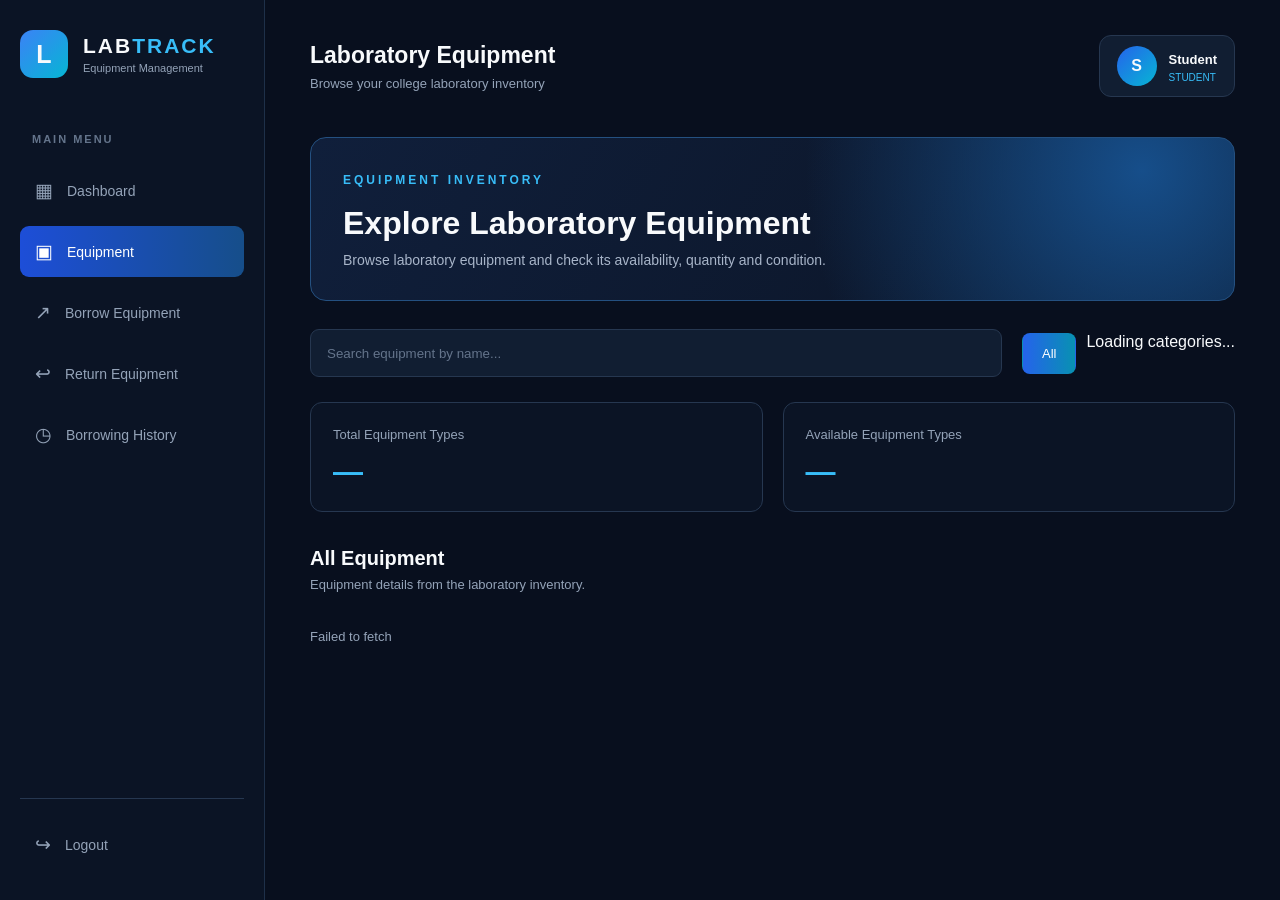
<file: frontend/equipment.html>
<!DOCTYPE html>
<html lang="en">

<head>
    <meta charset="UTF-8">
    <meta name="viewport"
          content="width=device-width, initial-scale=1.0">

    <title>LABTRACK | Equipment</title>

    <link rel="stylesheet" href="css/style.css">
</head>

<body class="dashboard-body">

    <div class="dashboard-layout">

        <!-- SIDEBAR -->

        <aside class="sidebar">

            <div class="brand dashboard-brand">

                <div class="brand-icon">L</div>

                <div>
                    <h2>LAB<span>TRACK</span></h2>
                    <p>Equipment Management</p>
                </div>

            </div>

            <p class="menu-heading">MAIN MENU</p>

            <nav class="sidebar-nav">

                <a href="student-dashboard.html" class="nav-link">
                    <span>▦</span> Dashboard
                </a>

                <a href="equipment.html" class="nav-link active">
                    <span>▣</span> Equipment
                </a>

                <a href="borrow.html" class="nav-link">
                    <span>↗</span> Borrow Equipment
                </a>

                <a href="return.html" class="nav-link">
                    <span>↩</span> Return Equipment
                </a>

                <a href="history.html" class="nav-link">
                    <span>◷</span> Borrowing History
                </a>

            </nav>

            <div class="sidebar-bottom">

                <a href="index.html" class="nav-link logout-link">
                    <span>↪</span> Logout
                </a>

            </div>

        </aside>


        <!-- MAIN CONTENT -->

        <main class="dashboard-main">

            <!-- TOPBAR -->

            <header class="dashboard-topbar">

                <div>
                    <h2>Laboratory Equipment</h2>
                    <p>Browse your college laboratory inventory</p>
                </div>

                <div class="profile">

                    <div class="profile-avatar" id="profileAvatar">
                        S
                    </div>

                    <div>
                        <strong id="studentName">Student</strong>
                        <p id="studentRole">STUDENT</p>
                    </div>

                </div>

            </header>


            <!-- PAGE INTRODUCTION -->

            <section class="equipment-banner">

                <span class="tagline">
                    EQUIPMENT INVENTORY
                </span>

                <h1>Explore Laboratory Equipment</h1>

                <p>
                    Browse laboratory equipment and check
                    its availability, quantity and condition.
                </p>

            </section>


            <!-- SEARCH AND FILTER -->

            <section class="equipment-controls">

                <div class="equipment-search">

                    <input
                        type="search"
                        id="searchEquipment"
                        placeholder="Search equipment by name..."
                        aria-label="Search equipment by name"
                    >

                </div>

                <div
                    class="equipment-filters"
                    id="equipmentFilters"
                >

                    <button
                        type="button"
                        class="filter-btn active"
                        data-category="ALL"
                    >
                        All
                    </button>

                    <span>Loading categories...</span>

                </div>

            </section>


            <!-- INVENTORY SUMMARY -->

            <section class="inventory-summary">

                <div>
                    <span>Total Equipment Types</span>
                    <h2 id="totalEquipment">—</h2>
                </div>

                <div>
                    <span>Available Equipment Types</span>
                    <h2 id="availableEquipment">—</h2>
                </div>

            </section>


            <!-- EQUIPMENT LIST -->

            <section class="equipment-section">

                <div class="section-heading">

                    <div>

                        <h2 id="equipmentHeading">
                            All Equipment
                        </h2>

                        <p>
                            Equipment details from the laboratory inventory.
                        </p>

                    </div>

                </div>


                <!-- EQUIPMENT CARDS FROM MYSQL -->

                <div
                    id="equipmentGrid"
                    class="equipment-grid"
                >

                    <div class="equipment-message">
                        Loading equipment...
                    </div>

                </div>


                <!-- API STATUS AND SEARCH MESSAGES -->

                <p
                    id="equipmentMessage"
                    class="equipment-message"
                    aria-live="polite"
                ></p>

            </section>

        </main>

    </div>


    <!-- EQUIPMENT JAVASCRIPT -->

    <script src="js/equipment.js"></script>

</body>

</html>
</file>
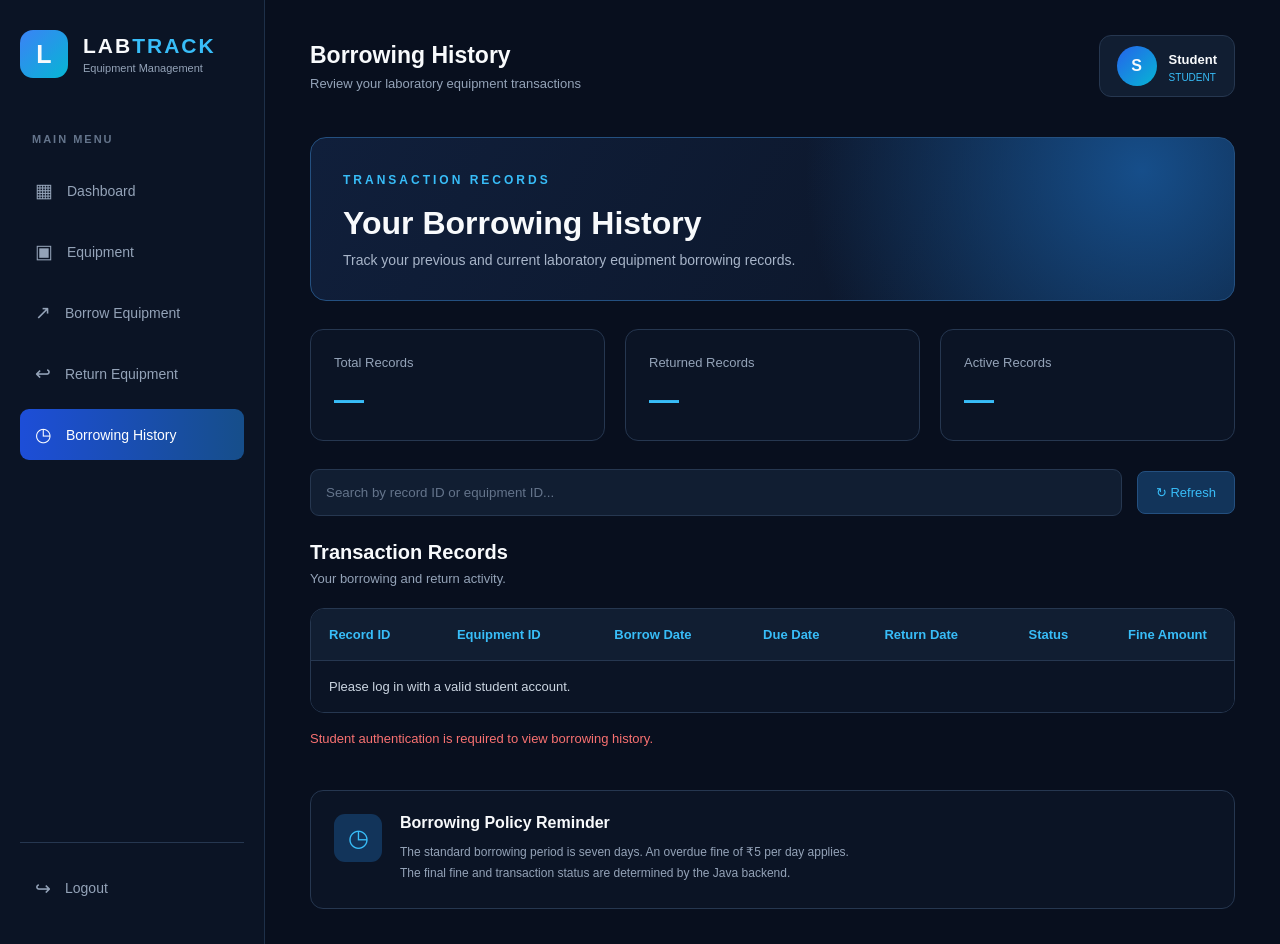
<file: frontend/history.html>
<!DOCTYPE html>
<html lang="en">

<head>
    <meta charset="UTF-8">
    <meta name="viewport"
          content="width=device-width, initial-scale=1.0">

    <title>LABTRACK | Borrowing History</title>

    <link rel="stylesheet" href="css/style.css">
</head>

<body class="dashboard-body">

    <div class="dashboard-layout">

        <!-- SIDEBAR -->

        <aside class="sidebar">

            <div class="brand dashboard-brand">

                <div class="brand-icon">L</div>

                <div>
                    <h2>LAB<span>TRACK</span></h2>
                    <p>Equipment Management</p>
                </div>

            </div>

            <p class="menu-heading">MAIN MENU</p>

            <nav class="sidebar-nav">

                <a href="student-dashboard.html" class="nav-link">
                    <span>▦</span> Dashboard
                </a>

                <a href="equipment.html" class="nav-link">
                    <span>▣</span> Equipment
                </a>

                <a href="borrow.html" class="nav-link">
                    <span>↗</span> Borrow Equipment
                </a>

                <a href="return.html" class="nav-link">
                    <span>↩</span> Return Equipment
                </a>

                <a href="history.html" class="nav-link active">
                    <span>◷</span> Borrowing History
                </a>

            </nav>

            <div class="sidebar-bottom">

                <a href="index.html" class="nav-link logout-link">
                    <span>↪</span> Logout
                </a>

            </div>

        </aside>


        <!-- MAIN CONTENT -->

        <main class="dashboard-main">

            <!-- TOPBAR -->

            <header class="dashboard-topbar">

                <div>
                    <h2>Borrowing History</h2>
                    <p>Review your laboratory equipment transactions</p>
                </div>

                <div class="profile">

                    <div class="profile-avatar" id="profileAvatar">
                        S
                    </div>

                    <div>
                        <strong id="studentName">Student</strong>
                        <p id="studentRole">STUDENT</p>
                    </div>

                </div>

            </header>


            <!-- PAGE BANNER -->

            <section class="history-banner">

                <span class="tagline">
                    TRANSACTION RECORDS
                </span>

                <h1>Your Borrowing History</h1>

                <p>
                    Track your previous and current laboratory
                    equipment borrowing records.
                </p>

            </section>


            <!-- SUMMARY -->

            <section class="history-summary">

                <div class="history-stat-card">

                    <span>Total Records</span>

                    <h2 id="totalRecords">—</h2>

                </div>


                <div class="history-stat-card">

                    <span>Returned Records</span>

                    <h2 id="returnedRecords">—</h2>

                </div>


                <div class="history-stat-card">

                    <span>Active Records</span>

                    <h2 id="activeRecords">—</h2>

                </div>

            </section>


            <!-- SEARCH AND REFRESH -->

            <section class="history-controls">

                <input
                    type="search"
                    id="historySearch"
                    placeholder="Search by record ID or equipment ID..."
                    aria-label="Search borrowing history"
                >

                <button
                    type="button"
                    id="historyRefresh"
                    class="history-refresh-btn">

                    ↻ Refresh

                </button>

            </section>


            <!-- HISTORY TABLE -->

            <section class="dashboard-section">

                <div class="section-heading">

                    <div>
                        <h2>Transaction Records</h2>

                        <p>
                            Your borrowing and return activity.
                        </p>
                    </div>

                </div>


                <div class="table-container history-table-container">

                    <table>

                        <thead>

                            <tr>
                                <th>Record ID</th>
                                <th>Equipment ID</th>
                                <th>Borrow Date</th>
                                <th>Due Date</th>
                                <th>Return Date</th>
                                <th>Status</th>
                                <th>Fine Amount</th>
                            </tr>

                        </thead>

                        <tbody id="historyTable">

                            <tr>
                                <td colspan="7">
                                    Loading borrowing history...
                                </td>
                            </tr>

                        </tbody>

                    </table>

                </div>


                <!-- API MESSAGE -->

                <p
                    id="historyMessage"
                    class="history-message"
                    aria-live="polite">
                </p>

            </section>


            <!-- POLICY -->

            <section class="history-policy">

                <div class="history-policy-icon">◷</div>

                <div>

                    <h3>Borrowing Policy Reminder</h3>

                    <p>
                        The standard borrowing period is seven days.
                        An overdue fine of ₹5 per day applies.
                    </p>

                    <p>
                        The final fine and transaction status
                        are determined by the Java backend.
                    </p>

                </div>

            </section>

        </main>

    </div>


    <!-- BORROWING HISTORY JAVASCRIPT -->

    <script src="js/history.js"></script>

</body>
</html>
</file>
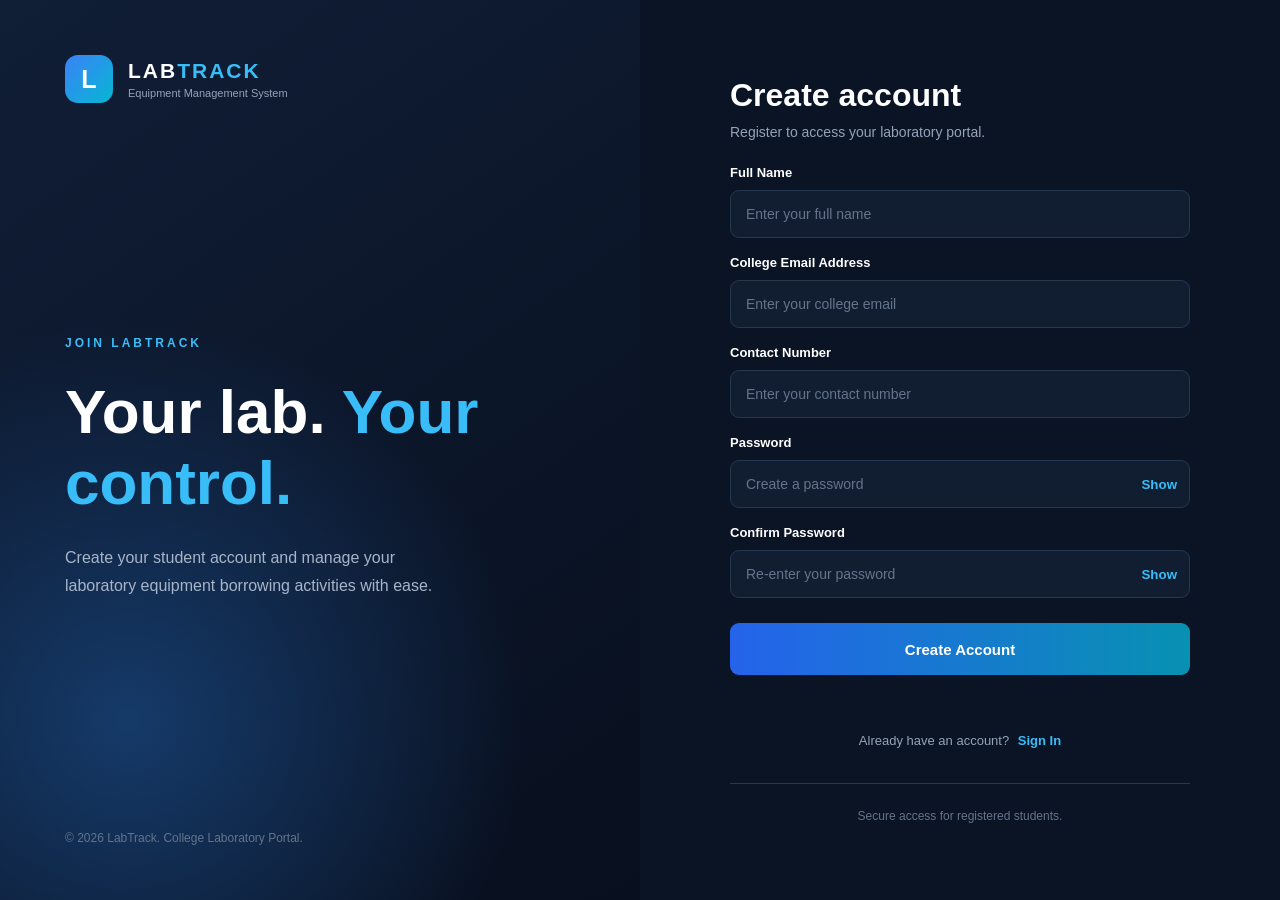
<file: frontend/register.html>
<!DOCTYPE html>
<html lang="en">

<head>
    <meta charset="UTF-8">
    <meta name="viewport"
          content="width=device-width, initial-scale=1.0">

    <title>LABTRACK | Student Registration</title>

    <link rel="stylesheet" href="css/style.css">
</head>

<body>

    <main class="register-container">

        <!-- LEFT BRANDING SECTION -->

        <section class="brand-section">

            <div class="brand">

                <div class="brand-icon">L</div>

                <div>
                    <h2>LAB<span>TRACK</span></h2>
                    <p>Equipment Management System</p>
                </div>

            </div>


            <div class="brand-content">

                <span class="tagline">
                    JOIN LABTRACK
                </span>

                <h1>
                    Your lab.
                    <span>Your control.</span>
                </h1>

                <p>
                    Create your student account and manage
                    your laboratory equipment borrowing
                    activities with ease.
                </p>

            </div>


            <div class="brand-footer">
                © 2026 LabTrack. College Laboratory Portal.
            </div>

        </section>


        <!-- REGISTRATION FORM SECTION -->

        <section class="register-section">

            <div class="register-card">

                <div class="welcome-text">

                    <h2>Create account</h2>

                    <p>
                        Register to access your laboratory portal.
                    </p>

                </div>


                <form id="registerForm">

                    <!-- FULL NAME -->

                    <div class="form-group">

                        <label for="fullName">
                            Full Name
                        </label>

                        <input
                            type="text"
                            id="fullName"
                            placeholder="Enter your full name"
                            autocomplete="name"
                            required
                        >

                    </div>


                    <!-- EMAIL -->

                    <div class="form-group">

                        <label for="email">
                            College Email Address
                        </label>

                        <input
                            type="email"
                            id="email"
                            placeholder="Enter your college email"
                            autocomplete="email"
                            required
                        >

                    </div>


                    <!-- CONTACT NUMBER -->

                    <div class="form-group">

                        <label for="contact">
                            Contact Number
                        </label>

                        <input
                            type="tel"
                            id="contact"
                            placeholder="Enter your contact number"
                            autocomplete="tel"
                            pattern="[0-9]{10}"
                            maxlength="10"
                            inputmode="numeric"
                            required
                        >

                    </div>


                    <!-- PASSWORD -->

                    <div class="form-group">

                        <label for="password">
                            Password
                        </label>

                        <div class="password-box">

                            <input
                                type="password"
                                id="password"
                                placeholder="Create a password"
                                autocomplete="new-password"
                                minlength="8"
                                required
                            >

                            <button
                                type="button"
                                class="toggle-password"
                                data-target="password">
                                Show
                            </button>

                        </div>

                    </div>


                    <!-- CONFIRM PASSWORD -->

                    <div class="form-group">

                        <label for="confirmPassword">
                            Confirm Password
                        </label>

                        <div class="password-box">

                            <input
                                type="password"
                                id="confirmPassword"
                                placeholder="Re-enter your password"
                                autocomplete="new-password"
                                required
                            >

                            <button
                                type="button"
                                class="toggle-password"
                                data-target="confirmPassword">
                                Show
                            </button>

                        </div>

                    </div>


                    <!-- REGISTER BUTTON -->

                    <button
                        type="submit"
                        class="login-button register-button">

                        Create Account

                    </button>


                    <p id="registerMessage" class="message"></p>

                </form>


                <!-- LOGIN LINK -->

                <div class="register-login">

                    Already have an account?

                    <a href="index.html">
                        Sign In
                    </a>

                </div>


                <div class="login-footer">

                    Secure access for registered students.

                </div>

            </div>

        </section>

    </main>


    <script src="js/register.js"></script>

</body>
</html>
</file>
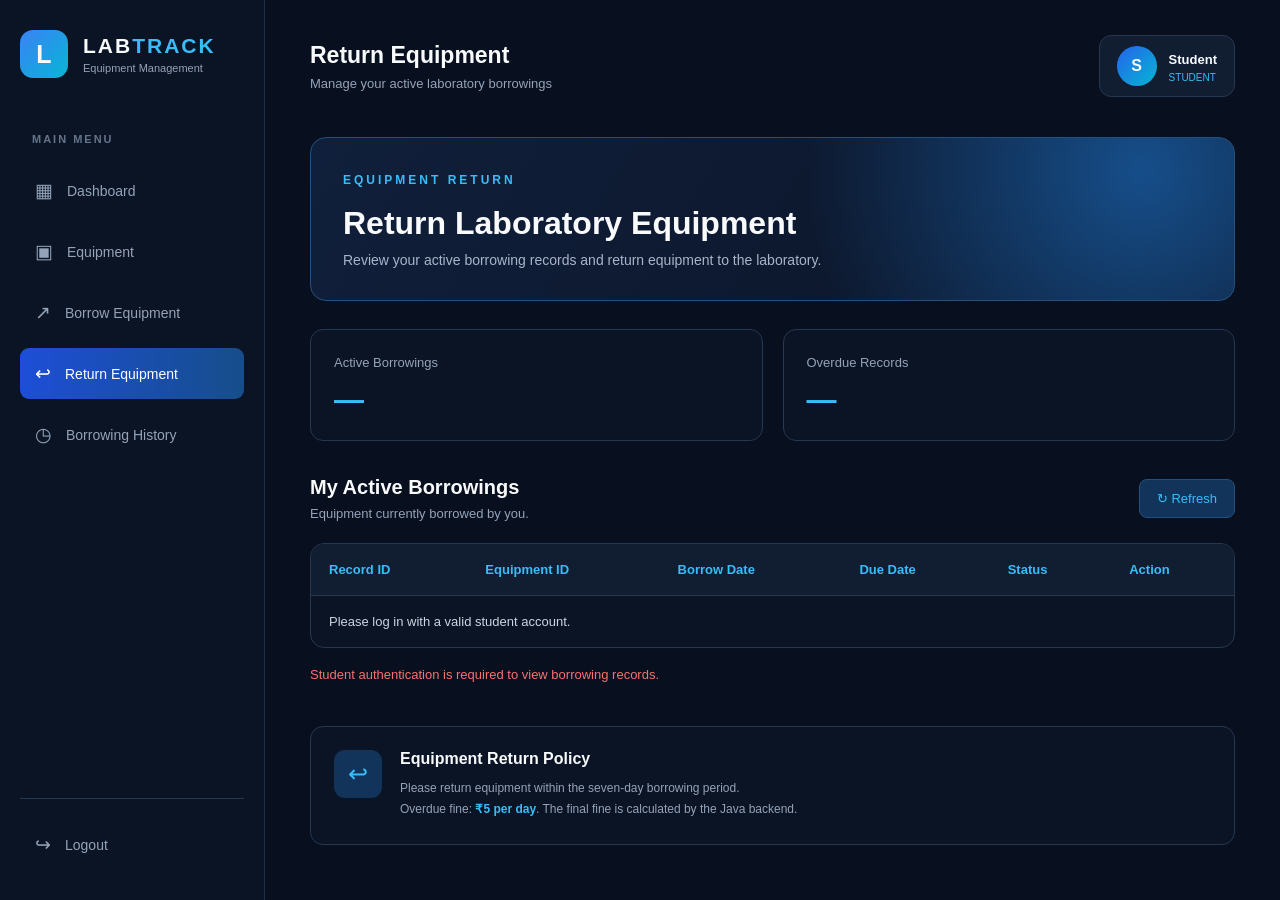
<file: frontend/return.html>
<!DOCTYPE html>
<html lang="en">

<head>
    <meta charset="UTF-8">
    <meta name="viewport"
          content="width=device-width, initial-scale=1.0">

    <title>LABTRACK | Return Equipment</title>

    <link rel="stylesheet" href="css/style.css">
</head>

<body class="dashboard-body">

    <div class="dashboard-layout">

        <!-- SIDEBAR -->

        <aside class="sidebar">

            <div class="brand dashboard-brand">

                <div class="brand-icon">L</div>

                <div>
                    <h2>LAB<span>TRACK</span></h2>
                    <p>Equipment Management</p>
                </div>

            </div>

            <p class="menu-heading">MAIN MENU</p>

            <nav class="sidebar-nav">

                <a href="student-dashboard.html" class="nav-link">
                    <span>▦</span> Dashboard
                </a>

                <a href="equipment.html" class="nav-link">
                    <span>▣</span> Equipment
                </a>

                <a href="borrow.html" class="nav-link">
                    <span>↗</span> Borrow Equipment
                </a>

                <a href="return.html" class="nav-link active">
                    <span>↩</span> Return Equipment
                </a>

                <a href="history.html" class="nav-link">
                    <span>◷</span> Borrowing History
                </a>

            </nav>

            <div class="sidebar-bottom">

                <a href="index.html" class="nav-link logout-link">
                    <span>↪</span> Logout
                </a>

            </div>

        </aside>


        <!-- MAIN CONTENT -->

        <main class="dashboard-main">

            <!-- TOPBAR -->

            <header class="dashboard-topbar">

                <div>
                    <h2>Return Equipment</h2>
                    <p>Manage your active laboratory borrowings</p>
                </div>

                <div class="profile">

                    <div class="profile-avatar" id="profileAvatar">
                        S
                    </div>

                    <div>
                        <strong id="studentName">Student</strong>
                        <p id="studentRole">STUDENT</p>
                    </div>

                </div>

            </header>


            <!-- PAGE BANNER -->

            <section class="return-banner">

                <span class="tagline">
                    EQUIPMENT RETURN
                </span>

                <h1>Return Laboratory Equipment</h1>

                <p>
                    Review your active borrowing records
                    and return equipment to the laboratory.
                </p>

            </section>


            <!-- SUMMARY -->

            <section class="return-summary">

                <div class="return-stat-card">

                    <span>Active Borrowings</span>

                    <h2 id="activeReturnsCount">—</h2>

                </div>

                <div class="return-stat-card">

                    <span>Overdue Records</span>

                    <h2 id="overdueCount">—</h2>

                </div>

            </section>


            <!-- ACTIVE BORROWINGS -->

            <section class="dashboard-section">

                <div class="section-heading">

                    <div>

                        <h2>My Active Borrowings</h2>

                        <p>
                            Equipment currently borrowed by you.
                        </p>

                    </div>

                    <button
                        type="button"
                        class="return-refresh-btn"
                        id="refreshButton">

                        ↻ Refresh

                    </button>

                </div>


                <!-- BORROWING TABLE -->

                <div class="table-container return-table-container">

                    <table>

                        <thead>

                            <tr>
                                <th>Record ID</th>
                                <th>Equipment ID</th>
                                <th>Borrow Date</th>
                                <th>Due Date</th>
                                <th>Status</th>
                                <th>Action</th>
                            </tr>

                        </thead>

                        <tbody id="returnTable">

                            <tr>
                                <td colspan="6">
                                    Loading borrowing records...
                                </td>
                            </tr>

                        </tbody>

                    </table>

                </div>


                <!-- STATUS MESSAGE -->

                <p
                    id="returnMessage"
                    class="return-message"
                    aria-live="polite">
                </p>

            </section>


            <!-- RETURN POLICY -->

            <section class="return-policy-card">

                <div class="return-policy-icon">↩</div>

                <div>

                    <h3>Equipment Return Policy</h3>

                    <p>
                        Please return equipment within the
                        seven-day borrowing period.
                    </p>

                    <p>
                        Overdue fine: <strong>₹5 per day</strong>.
                        The final fine is calculated by the
                        Java backend.
                    </p>

                </div>

            </section>

        </main>

    </div>


    <!-- RETURN EQUIPMENT JAVASCRIPT -->

    <script src="js/return.js"></script>

</body>
</html>
</file>
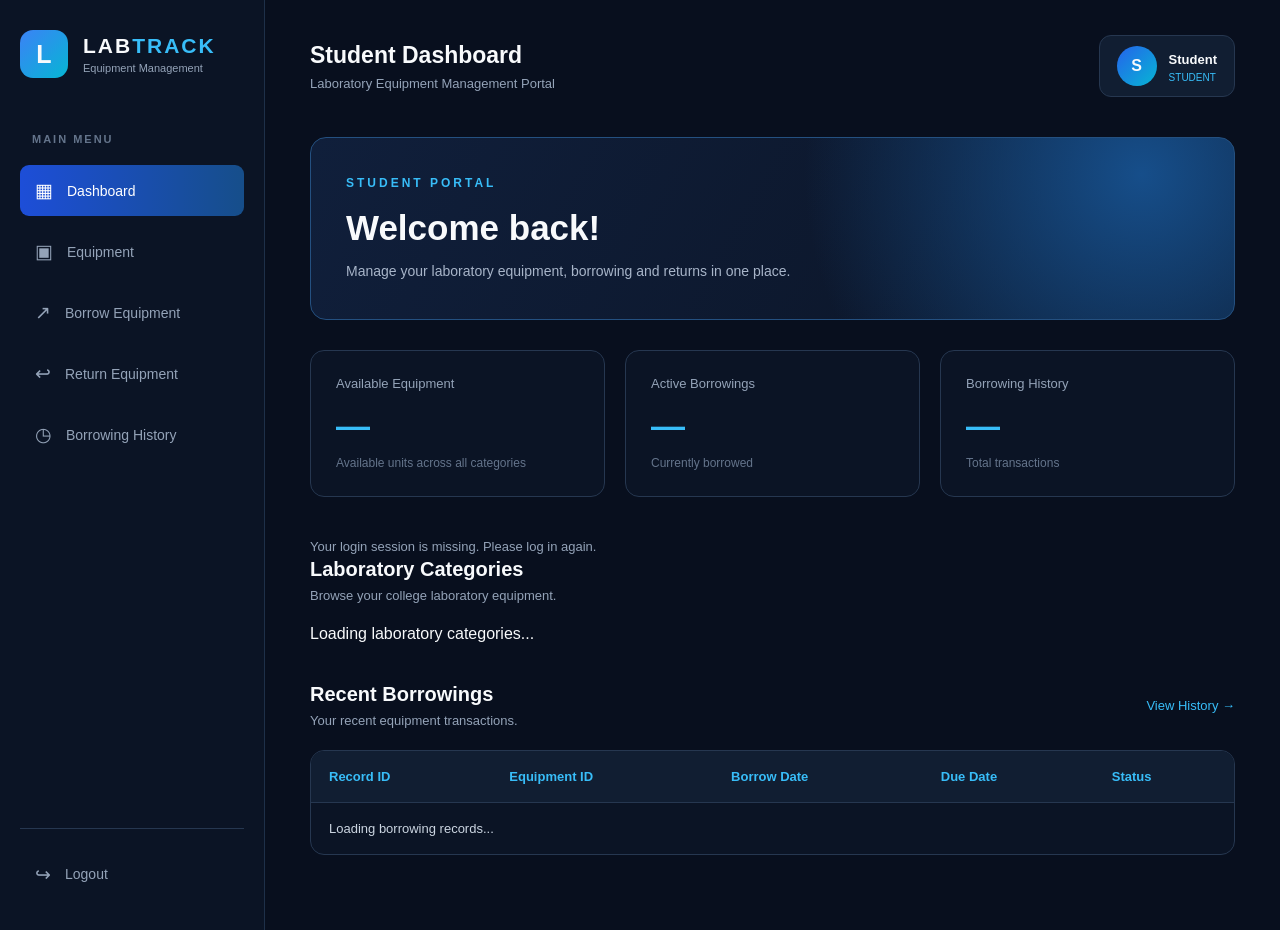
<file: frontend/student-dashboard.html>
<!DOCTYPE html>
<html lang="en">

<head>
    <meta charset="UTF-8">
    <meta name="viewport" content="width=device-width, initial-scale=1.0">

    <title>LABTRACK | Student Dashboard</title>

    <link rel="stylesheet" href="css/style.css">
</head>

<body class="dashboard-body">

    <div class="dashboard-layout">

        <!-- SIDEBAR -->

        <aside class="sidebar">

            <div class="brand dashboard-brand">

                <div class="brand-icon">L</div>

                <div>
                    <h2>LAB<span>TRACK</span></h2>
                    <p>Equipment Management</p>
                </div>

            </div>

            <p class="menu-heading">MAIN MENU</p>

            <nav class="sidebar-nav">

                <a href="student-dashboard.html" class="nav-link active">
                    <span>▦</span> Dashboard
                </a>

                <a href="equipment.html" class="nav-link">
                    <span>▣</span> Equipment
                </a>

                <a href="borrow.html" class="nav-link">
                    <span>↗</span> Borrow Equipment
                </a>

                <a href="return.html" class="nav-link">
                    <span>↩</span> Return Equipment
                </a>

                <a href="history.html" class="nav-link">
                    <span>◷</span> Borrowing History
                </a>

            </nav>

            <div class="sidebar-bottom">

                <a href="index.html" class="nav-link logout-link">
                    <span>↪</span> Logout
                </a>

            </div>

        </aside>


        <!-- MAIN CONTENT -->

        <main class="dashboard-main">

            <!-- TOPBAR -->

            <header class="dashboard-topbar">

                <div>
                    <h2>Student Dashboard</h2>
                    <p>Laboratory Equipment Management Portal</p>
                </div>

                <div class="profile">

                    <div class="profile-avatar">S</div>

                    <div>
                        <strong id="studentName">Student</strong>
                        <p id="studentRole">STUDENT</p>
                    </div>

                </div>

            </header>


            <!-- WELCOME SECTION -->

            <section class="dashboard-welcome">

                <div>

                    <span class="tagline">
                        STUDENT PORTAL
                    </span>

                    <h1 id="welcomeHeading">Welcome back!</h1>

                    <p>
                        Manage your laboratory equipment,
                        borrowing and returns in one place.
                    </p>

                </div>

            </section>


            <!-- DASHBOARD STATISTICS -->

            <section class="stats-grid">

                <div class="stat-card">

                    <p>Available Equipment</p>

                    <h2 id="availableCount">—</h2>

                    <span>Available units across all categories</span>

                </div>


                <div class="stat-card">

                    <p>Active Borrowings</p>

                    <h2 id="activeCount">—</h2>

                    <span>Currently borrowed</span>

                </div>


                <div class="stat-card">

                    <p>Borrowing History</p>

                    <h2 id="historyCount">—</h2>

                    <span>Total transactions</span>

                </div>

            </section>


            <!-- DASHBOARD API MESSAGE -->

            <p
                id="dashboardMessage"
                class="history-message"
                aria-live="polite"
            >
                Loading dashboard information...
            </p>


            <!-- LABORATORY CATEGORIES -->

            <section class="dashboard-section">

                <div class="section-heading">

                    <div>
                        <h2>Laboratory Categories</h2>

                        <p>
                            Browse your college laboratory equipment.
                        </p>
                    </div>

                </div>


                <!-- Categories will be loaded from the backend -->

                <div class="category-grid" id="categoryGrid">

                    <p>Loading laboratory categories...</p>

                </div>

            </section>


            <!-- RECENT BORROWINGS -->

            <section class="dashboard-section">

                <div class="section-heading">

                    <div>
                        <h2>Recent Borrowings</h2>

                        <p>
                            Your recent equipment transactions.
                        </p>
                    </div>

                    <a href="history.html">View History →</a>

                </div>


                <div class="table-container">

                    <table>

                        <thead>

                            <tr>
                                <th>Record ID</th>
                                <th>Equipment ID</th>
                                <th>Borrow Date</th>
                                <th>Due Date</th>
                                <th>Status</th>
                            </tr>

                        </thead>

                        <tbody id="borrowingTable">

                            <tr>
                                <td colspan="5">
                                    Loading borrowing records...
                                </td>
                            </tr>

                        </tbody>

                    </table>

                </div>

            </section>

        </main>

    </div>


    <!-- STUDENT DASHBOARD JAVASCRIPT -->

    <script src="js/student-dashboard.js"></script>

</body>

</html>
</file>
<file: frontend/css/style.css>
body {
    background: #080F1E;
    color: white;
}
/* RESET */
* {
    margin: 0;
    padding: 0;
    box-sizing: border-box;
}

body {
    font-family: 'Segoe UI', Arial, sans-serif;
    background: #080F1E;
    color: white;
    min-height: 100vh;
}

/* MAIN CONTAINER */
.login-container {
    min-height: 100vh;
    display: grid;
    grid-template-columns: 1fr 1fr;
}

/* LEFT BRANDING SECTION */
.brand-section {
    padding: 55px 65px;
    background:
        radial-gradient(circle at 20% 80%,
        #153A69 0%, transparent 45%),
        linear-gradient(145deg, #101E36, #080F1E);

    display: flex;
    flex-direction: column;
    justify-content: space-between;
}

/* LOGO */
.brand {
    display: flex;
    align-items: center;
    gap: 15px;
}

.brand-icon {
    width: 48px;
    height: 48px;
    border-radius: 13px;
    background: linear-gradient(135deg, #3B82F6, #06B6D4);
    display: grid;
    place-items: center;
    font-size: 25px;
    font-weight: bold;
}

.brand h2 {
    font-size: 21px;
    letter-spacing: 2px;
}

.brand h2 span {
    color: #38BDF8;
}

.brand p {
    color: #94A3B8;
    font-size: 11px;
    margin-top: 4px;
}

/* BRAND CONTENT */
.brand-content {
    max-width: 500px;
}

.tagline {
    color: #38BDF8;
    font-size: 12px;
    font-weight: bold;
    letter-spacing: 3px;
}

.brand-content h1 {
    font-size: clamp(38px, 5vw, 62px);
    line-height: 1.15;
    margin: 25px 0;
}

.brand-content h1 span {
    color: #38BDF8;
}

.brand-content p {
    color: #A8B5C9;
    font-size: 16px;
    line-height: 1.8;
    max-width: 400px;
}

/* FOOTER */
.brand-footer {
    color: #64748B;
    font-size: 12px;
}

/* RIGHT FORM SECTION */
.form-section {
    display: flex;
    justify-content: center;
    align-items: center;
    padding: 40px;
    background: #0B1425;
}

.login-card {
    width: 100%;
    max-width: 420px;
}

/* WELCOME */
.welcome-text h2 {
    font-size: 34px;
    margin-bottom: 10px;
}

.welcome-text p {
    color: #94A3B8;
    font-size: 14px;
    margin-bottom: 40px;
}

/* INPUT GROUP */
.form-group {
    margin-bottom: 25px;
}

.form-group label {
    display: block;
    margin-bottom: 10px;
    font-size: 13px;
    font-weight: 600;
}

.form-group input {
    width: 100%;
    height: 52px;
    padding: 0 15px;
    border: 1px solid #263750;
    border-radius: 9px;
    background: #111E32;
    color: white;
    outline: none;
    font-size: 14px;
}

.form-group input:focus {
    border-color: #38BDF8;
    box-shadow: 0 0 0 3px #38BDF820;
}

.form-group input::placeholder {
    color: #64748B;
}

/* PASSWORD */
.password-box {
    position: relative;
}

.password-box input {
    padding-right: 65px;
}

.password-box button {
    position: absolute;
    right: 13px;
    top: 50%;
    transform: translateY(-50%);
    background: none;
    border: none;
    color: #38BDF8;
    cursor: pointer;
    font-weight: 600;
}

/* OPTIONS */
.form-options {
    display: flex;
    justify-content: space-between;
    align-items: center;
    font-size: 12px;
    margin-bottom: 30px;
    gap: 10px;
}

.remember {
    display: flex;
    align-items: center;
    gap: 8px;
    color: #A8B5C9;
}

.form-options a {
    color: #38BDF8;
    text-decoration: none;
}

/* LOGIN BUTTON */
.login-button {
    width: 100%;
    height: 52px;
    background: linear-gradient(90deg, #2563EB, #0891B2);
    border: none;
    border-radius: 9px;
    color: white;
    font-size: 15px;
    font-weight: bold;
    cursor: pointer;
    transition: 0.3s;
}

.login-button:hover {
    transform: translateY(-2px);
    box-shadow: 0 8px 25px #2563EB40;
}

/* MESSAGES */
.message {
    margin-top: 15px;
    font-size: 13px;
    min-height: 18px;
    color: #38BDF8;
}

.login-footer {
    border-top: 1px solid #263750;
    padding-top: 25px;
    margin-top: 35px;
    color: #64748B;
    font-size: 12px;
    text-align: center;
}

/* MOBILE RESPONSIVENESS */
@media (max-width: 800px) {

    .login-container {
        grid-template-columns: 1fr;
    }

    .brand-section {
        padding: 30px;
        min-height: 280px;
        gap: 35px;
    }

    .brand-content h1 {
        font-size: 36px;
        margin: 15px 0;
    }

    .brand-footer {
        display: none;
    }

    .form-section {
        padding: 45px 25px;
    }
}

/* =================================
   REGISTRATION PAGE
================================= */

.register-container {
    min-height: 100vh;
    display: grid;
    grid-template-columns: 1fr 1fr;
}

/* REGISTRATION FORM SECTION */

.register-section {
    display: flex;
    justify-content: center;
    align-items: center;
    padding: 40px;
    background: #0B1425;
}

.register-card {
    width: 100%;
    max-width: 460px;
}

/* REGISTRATION HEADING */

.register-card .welcome-text h2 {
    font-size: 32px;
}

.register-card .welcome-text p {
    margin-bottom: 25px;
}

/* INPUT SPACING */

.register-card .form-group {
    margin-bottom: 17px;
}

.register-card .form-group input {
    height: 48px;
}

/* REGISTER BUTTON */

.register-button {
    margin-top: 8px;
}

/* LOGIN LINK */

.register-login {
    text-align: center;
    margin-top: 25px;
    font-size: 13px;
    color: #94A3B8;
}

.register-login a {
    color: #38BDF8;
    text-decoration: none;
    font-weight: 600;
    margin-left: 5px;
}

.register-login a:hover {
    text-decoration: underline;
}

/* RESPONSIVE DESIGN */

@media (max-width: 800px) {

    .register-container {
        grid-template-columns: 1fr;
    }

    .register-section {
        padding: 35px 25px;
    }

    .register-card {
        max-width: 500px;
    }
}

/* ==========================================
   LABTRACK - PREMIUM STUDENT DASHBOARD
========================================== */

.dashboard-body {
    background: #080F1E;
    color: #F8FAFC;
    min-height: 100vh;
    font-family: 'Segoe UI', Arial, sans-serif;
}

/* MAIN LAYOUT */

.dashboard-layout {
    display: flex;
    min-height: 100vh;
}

/* SIDEBAR */

.sidebar {
    width: 265px;
    background: #0B1425;
    border-right: 1px solid #1E3049;
    padding: 30px 20px;
    display: flex;
    flex-direction: column;
    flex-shrink: 0;
}

.dashboard-brand {
    margin-bottom: 55px;
}

.menu-heading {
    color: #64748B;
    font-size: 11px;
    font-weight: bold;
    letter-spacing: 2px;
    margin-bottom: 20px;
    padding-left: 12px;
}

.sidebar-nav {
    display: flex;
    flex-direction: column;
    gap: 10px;
}

.nav-link {
    display: flex;
    align-items: center;
    gap: 14px;
    padding: 14px 15px;
    border-radius: 9px;
    color: #94A3B8;
    text-decoration: none;
    font-size: 14px;
    transition: 0.3s;
}

.nav-link span {
    font-size: 19px;
}

.nav-link:hover,
.nav-link.active {
    background: linear-gradient(
        90deg,
        #1D4ED8,
        #164E8A
    );
    color: white;
}

.sidebar-bottom {
    margin-top: auto;
    border-top: 1px solid #263750;
    padding-top: 20px;
}

.logout-link:hover {
    background: #7F1D1D;
}

/* MAIN CONTENT */

.dashboard-main {
    flex: 1;
    min-width: 0;
    padding: 35px 45px;
}

/* TOPBAR */

.dashboard-topbar {
    display: flex;
    justify-content: space-between;
    align-items: center;
    margin-bottom: 40px;
    gap: 20px;
}

.dashboard-topbar h2 {
    font-size: 23px;
    margin-bottom: 7px;
}

.dashboard-topbar p {
    color: #94A3B8;
    font-size: 13px;
}

.profile {
    display: flex;
    align-items: center;
    gap: 12px;
    background: #111E32;
    padding: 10px 17px;
    border: 1px solid #263750;
    border-radius: 12px;
}

.profile-avatar {
    width: 40px;
    height: 40px;
    border-radius: 50%;
    background: linear-gradient(
        135deg,
        #2563EB,
        #06B6D4
    );
    display: grid;
    place-items: center;
    font-weight: bold;
}

.profile strong {
    font-size: 13px;
}

.profile p {
    font-size: 10px;
    color: #38BDF8;
    margin-top: 4px;
}

/* WELCOME SECTION */

.dashboard-welcome {
    padding: 35px;
    border: 1px solid #245080;
    border-radius: 16px;
    margin-bottom: 30px;

    background:
        radial-gradient(
            circle at 90% 20%,
            #164E8A 0%,
            transparent 40%
        ),
        linear-gradient(
            120deg,
            #101F3B,
            #0B1425
        );
}

.dashboard-welcome h1 {
    font-size: 35px;
    margin: 17px 0 12px;
}

.dashboard-welcome p {
    color: #A8B5C9;
    font-size: 14px;
    line-height: 1.7;
}

/* STATISTICS */

.stats-grid {
    display: grid;
    grid-template-columns: repeat(3, 1fr);
    gap: 20px;
    margin-bottom: 40px;
}

.stat-card {
    background: #0B1425;
    border: 1px solid #263750;
    border-radius: 14px;
    padding: 25px;
    transition: 0.3s;
}

.stat-card:hover {
    transform: translateY(-5px);
    border-color: #38BDF8;
    box-shadow: 0 8px 25px #00000030;
}

.stat-card p {
    color: #94A3B8;
    font-size: 13px;
}

.stat-card h2 {
    font-size: 34px;
    margin: 15px 0 8px;
    color: #38BDF8;
}

.stat-card span {
    font-size: 12px;
    color: #64748B;
}

/* SECTIONS */

.dashboard-section {
    margin-bottom: 40px;
}

.section-heading {
    display: flex;
    justify-content: space-between;
    align-items: center;
    margin-bottom: 22px;
    gap: 15px;
}

.section-heading h2 {
    font-size: 20px;
    margin-bottom: 7px;
}

.section-heading p {
    color: #94A3B8;
    font-size: 13px;
}

.section-heading a {
    color: #38BDF8;
    font-size: 13px;
    text-decoration: none;
}

/* CATEGORY CARDS */

.category-grid {
    display: grid;
    grid-template-columns: repeat(2, 1fr);
    gap: 20px;
}

.category-card {
    padding: 28px;
    background: #0B1425;
    border: 1px solid #263750;
    border-radius: 14px;
    transition: 0.3s;
}

.category-card:hover {
    transform: translateY(-5px);
    border-color: #38BDF8;
}

.category-icon {
    width: 52px;
    height: 52px;
    display: grid;
    place-items: center;
    background: #12345A;
    border-radius: 12px;
    font-size: 25px;
    margin-bottom: 20px;
}

.category-card h3 {
    font-size: 18px;
    margin-bottom: 10px;
}

.category-card p {
    color: #94A3B8;
    font-size: 13px;
    margin-bottom: 22px;
}

.category-card a {
    color: #38BDF8;
    font-size: 13px;
    text-decoration: none;
    font-weight: 600;
}

.category-card a:hover {
    color: white;
}

/* BORROWING TABLE */

.table-container {
    width: 100%;
    overflow-x: auto;
    background: #0B1425;
    border: 1px solid #263750;
    border-radius: 14px;
}

.table-container table {
    width: 100%;
    border-collapse: collapse;
    min-width: 600px;
}

.table-container th,
.table-container td {
    padding: 18px;
    text-align: left;
    border-bottom: 1px solid #263750;
    font-size: 13px;
}

.table-container th {
    color: #38BDF8;
    background: #111E32;
    font-weight: 600;
}

.table-container td {
    color: #CBD5E1;
}

.table-container tbody tr:last-child td {
    border-bottom: none;
}

.table-container tbody tr:hover {
    background: #111E32;
}

/* RESPONSIVE DESIGN */

@media (max-width: 1000px) {

    .dashboard-main {
        padding: 30px 25px;
    }

    .stats-grid {
        grid-template-columns: repeat(2, 1fr);
    }

}

@media (max-width: 700px) {

    .dashboard-layout {
        flex-direction: column;
    }

    .sidebar {
        width: 100%;
        padding: 20px;
    }

    .dashboard-brand {
        margin-bottom: 25px;
    }

    .sidebar-nav {
        display: grid;
        grid-template-columns: repeat(2, 1fr);
    }

    .sidebar-bottom {
        margin-top: 20px;
    }

    .dashboard-main {
        padding: 25px 18px;
    }

    .dashboard-topbar {
        align-items: flex-start;
        flex-direction: column;
    }

    .stats-grid,
    .category-grid {
        grid-template-columns: 1fr;
    }

    .dashboard-welcome {
        padding: 25px;
    }

    .dashboard-welcome h1 {
        font-size: 28px;
    }

}

/* =====================================
   LABTRACK - EQUIPMENT LISTING
===================================== */

.equipment-banner {
    padding: 32px;
    margin-bottom: 28px;
    border: 1px solid #245080;
    border-radius: 16px;

    background:
        radial-gradient(
            circle at 90% 20%,
            #164E8A 0%,
            transparent 40%
        ),
        linear-gradient(
            120deg,
            #101F3B,
            #0B1425
        );
}

.equipment-banner h1 {
    font-size: 32px;
    margin: 17px 0 10px;
}

.equipment-banner p {
    color: #A8B5C9;
    font-size: 14px;
}

/* SEARCH */

.equipment-controls {
    display: flex;
    justify-content: space-between;
    align-items: center;
    gap: 20px;
    flex-wrap: wrap;
    margin-bottom: 25px;
}

.equipment-search {
    flex: 1;
    min-width: 230px;
}

.equipment-search input {
    width: 100%;
    height: 48px;
    padding: 0 16px;
    background: #111E32;
    border: 1px solid #263750;
    border-radius: 9px;
    color: white;
    outline: none;
}

.equipment-search input:focus {
    border-color: #38BDF8;
}

.equipment-search input::placeholder {
    color: #64748B;
}

/* FILTER BUTTONS */

.equipment-filters {
    display: flex;
    gap: 10px;
    flex-wrap: wrap;
}

.filter-btn {
    background: #111E32;
    color: #94A3B8;
    border: 1px solid #263750;
    padding: 12px 19px;
    border-radius: 8px;
    cursor: pointer;
    font-size: 13px;
    transition: 0.3s;
}

.filter-btn:hover,
.filter-btn.active {
    background: linear-gradient(
        90deg,
        #2563EB,
        #0891B2
    );
    color: white;
    border-color: transparent;
}

/* INVENTORY SUMMARY */

.inventory-summary {
    display: grid;
    grid-template-columns: repeat(2, 1fr);
    gap: 20px;
    margin-bottom: 35px;
}

.inventory-summary > div {
    background: #0B1425;
    border: 1px solid #263750;
    border-radius: 12px;
    padding: 22px;
}

.inventory-summary span {
    font-size: 13px;
    color: #94A3B8;
}

.inventory-summary h2 {
    color: #38BDF8;
    font-size: 30px;
    margin-top: 12px;
}

/* EQUIPMENT GRID */

.equipment-grid {
    display: grid;
    grid-template-columns: repeat(3, minmax(0, 1fr));
    gap: 20px;
}

/* EQUIPMENT CARD */

.equipment-card {
    background: #0B1425;
    border: 1px solid #263750;
    border-radius: 14px;
    padding: 23px;
    transition: 0.3s;
    min-width: 0;
}

.equipment-card:hover {
    transform: translateY(-5px);
    border-color: #38BDF8;
    box-shadow: 0 10px 30px #00000030;
}

.equipment-card-top {
    display: flex;
    justify-content: space-between;
    align-items: center;
    gap: 10px;
    margin-bottom: 20px;
}

.equipment-symbol {
    width: 48px;
    height: 48px;
    border-radius: 11px;
    background: #12345A;
    color: #38BDF8;
    display: grid;
    place-items: center;
    font-size: 21px;
}

.equipment-category {
    color: #38BDF8;
    background: #12345A;
    padding: 7px 11px;
    border-radius: 20px;
    font-size: 10px;
    font-weight: 600;
}

.equipment-card h3 {
    font-size: 17px;
    line-height: 1.5;
    margin-bottom: 8px;
    overflow-wrap: anywhere;
}

.equipment-id {
    font-size: 11px;
    color: #64748B;
    margin-bottom: 20px;
}

/* EQUIPMENT DETAILS */

.equipment-details {
    display: grid;
    grid-template-columns: 1fr 1fr;
    gap: 12px;
    padding: 16px 0;
    border-top: 1px solid #263750;
    border-bottom: 1px solid #263750;
}

.equipment-details div {
    display: flex;
    flex-direction: column;
    gap: 7px;
}

.equipment-details span {
    color: #64748B;
    font-size: 11px;
}

.equipment-details strong {
    font-size: 14px;
    color: #CBD5E1;
}

.equipment-condition {
    margin-top: 16px;
    color: #94A3B8;
    font-size: 12px;
}

.equipment-condition strong {
    color: #38BDF8;
    margin-left: 5px;
}

/* BORROW BUTTON */

.equipment-borrow-btn {
    width: 100%;
    padding: 12px;
    margin-top: 18px;
    border: none;
    border-radius: 8px;
    color: white;
    background: linear-gradient(
        90deg,
        #2563EB,
        #0891B2
    );
    font-weight: 600;
    cursor: pointer;
}

.equipment-borrow-btn:disabled {
    background: #263750;
    color: #94A3B8;
    cursor: not-allowed;
}

/* STATUS */

.equipment-status {
    font-size: 11px;
    color: #4ADE80;
}

.equipment-status.unavailable {
    color: #F87171;
}

/* MESSAGES */

.equipment-message {
    color: #94A3B8;
    font-size: 13px;
    padding: 15px 0;
    grid-column: 1 / -1;
}

/* RESPONSIVE */

@media (max-width: 1100px) {
    .equipment-grid {
        grid-template-columns: repeat(2, minmax(0, 1fr));
    }
}

@media (max-width: 700px) {
    .equipment-banner h1 {
        font-size: 25px;
    }

    .equipment-grid {
        grid-template-columns: 1fr;
    }

    .inventory-summary {
        grid-template-columns: 1fr;
    }

    .equipment-controls {
        align-items: stretch;
        flex-direction: column;
    }
}

/* =====================================
   LABTRACK - BORROW EQUIPMENT
===================================== */

.borrow-banner {
    padding: 32px;
    margin-bottom: 30px;
    border: 1px solid #245080;
    border-radius: 16px;
    background:
        radial-gradient(circle at 90% 20%, #164E8A 0%, transparent 40%),
        linear-gradient(120deg, #101F3B, #0B1425);
}

.borrow-banner h1 {
    font-size: 32px;
    margin: 17px 0 10px;
}

.borrow-banner p {
    color: #A8B5C9;
    font-size: 14px;
}

.borrow-layout {
    display: grid;
    grid-template-columns: minmax(0, 1.5fr) minmax(260px, 0.8fr);
    gap: 24px;
    align-items: start;
}

.borrow-form-card,
.borrow-info-card {
    background: #0B1425;
    border: 1px solid #263750;
    border-radius: 14px;
    padding: 28px;
}

.borrow-form-card h2,
.borrow-info-card h2 {
    font-size: 20px;
    margin-bottom: 9px;
}

.borrow-subtitle {
    color: #94A3B8;
    font-size: 13px;
    margin-bottom: 25px;
    line-height: 1.6;
}

.borrow-field {
    margin-bottom: 22px;
}

.borrow-field label {
    display: block;
    margin-bottom: 10px;
    font-size: 13px;
    font-weight: 600;
}

.borrow-field input,
.borrow-field select {
    width: 100%;
    height: 49px;
    padding: 0 14px;
    border: 1px solid #263750;
    border-radius: 9px;
    background: #111E32;
    color: white;
    outline: none;
    font-size: 13px;
}

.borrow-field input:focus,
.borrow-field select:focus {
    border-color: #38BDF8;
    box-shadow: 0 0 0 3px #38BDF820;
}

.borrow-field select:disabled {
    opacity: 0.65;
    cursor: not-allowed;
}

.borrow-field select option {
    background: #111E32;
    color: white;
}

.borrow-detail-grid {
    display: grid;
    grid-template-columns: 1fr 1fr;
    gap: 13px;
    margin: 22px 0;
}

.borrow-detail {
    background: #111E32;
    padding: 17px;
    border: 1px solid #263750;
    border-radius: 10px;
}

.borrow-detail span {
    color: #94A3B8;
    font-size: 11px;
    display: block;
    margin-bottom: 9px;
}

.borrow-detail strong {
    color: #38BDF8;
    font-size: 15px;
}

.borrow-submit {
    width: 100%;
    height: 51px;
    border: none;
    border-radius: 9px;
    color: white;
    background: linear-gradient(90deg, #2563EB, #0891B2);
    font-size: 14px;
    font-weight: bold;
    cursor: pointer;
    transition: 0.3s;
}

.borrow-submit:hover:not(:disabled) {
    transform: translateY(-2px);
    box-shadow: 0 8px 25px #2563EB40;
}

.borrow-submit:disabled {
    background: #263750;
    color: #94A3B8;
    cursor: not-allowed;
}

.borrow-info-card {
    background:
        radial-gradient(circle at 100% 0%, #164E8A 0%, transparent 45%),
        #0B1425;
}

.borrow-info-list {
    list-style: none;
    padding: 0;
    margin-top: 22px;
}

.borrow-info-list li {
    padding: 16px 0;
    border-bottom: 1px solid #263750;
    color: #CBD5E1;
    font-size: 13px;
    line-height: 1.6;
}

.borrow-info-list li:last-child {
    border-bottom: none;
}

.borrow-info-list strong {
    color: #38BDF8;
}

.borrow-notice {
    margin-top: 22px;
    padding: 15px;
    background: #12345A;
    border-radius: 9px;
    color: #BFDBFE;
    font-size: 12px;
    line-height: 1.7;
}

.borrow-message {
    min-height: 20px;
    margin-top: 15px;
    font-size: 13px;
    line-height: 1.6;
}

@media (max-width: 850px) {
    .borrow-layout {
        grid-template-columns: 1fr;
    }
}

@media (max-width: 600px) {
    .borrow-banner h1 {
        font-size: 25px;
    }

    .borrow-form-card,
    .borrow-info-card {
        padding: 20px;
    }

    .borrow-detail-grid {
        grid-template-columns: 1fr 1fr;
    }
}

/* =====================================
   LABTRACK - RETURN EQUIPMENT
===================================== */

.return-banner {
    padding: 32px;
    margin-bottom: 28px;
    border: 1px solid #245080;
    border-radius: 16px;

    background:
        radial-gradient(
            circle at 90% 20%,
            #164E8A 0%,
            transparent 40%
        ),
        linear-gradient(
            120deg,
            #101F3B,
            #0B1425
        );
}

.return-banner h1 {
    font-size: 32px;
    margin: 17px 0 10px;
}

.return-banner p {
    color: #A8B5C9;
    font-size: 14px;
}

/* SUMMARY CARDS */

.return-summary {
    display: grid;
    grid-template-columns: repeat(2, 1fr);
    gap: 20px;
    margin-bottom: 35px;
}

.return-stat-card {
    padding: 23px;
    background: #0B1425;
    border: 1px solid #263750;
    border-radius: 13px;
    transition: 0.3s;
}

.return-stat-card:hover {
    border-color: #38BDF8;
    transform: translateY(-3px);
}

.return-stat-card span {
    color: #94A3B8;
    font-size: 13px;
}

.return-stat-card h2 {
    color: #38BDF8;
    font-size: 30px;
    margin-top: 12px;
}

/* REFRESH BUTTON */

.return-refresh-btn {
    padding: 11px 17px;
    background: #12345A;
    border: 1px solid #245080;
    border-radius: 8px;
    color: #38BDF8;
    font-size: 13px;
    cursor: pointer;
    transition: 0.3s;
}

.return-refresh-btn:hover {
    background: #1D4ED8;
    color: white;
}

/* RETURN TABLE */

.return-table-container {
    margin-top: 20px;
}

.return-table-container table {
    min-width: 750px;
}

.return-table-container td,
.return-table-container th {
    white-space: nowrap;
}

/* STATUS BADGES */

.return-status {
    display: inline-block;
    padding: 6px 11px;
    border-radius: 20px;
    font-size: 11px;
    font-weight: 600;
}

.return-status.active {
    color: #4ADE80;
    background: #14532D40;
}

.return-status.overdue {
    color: #F87171;
    background: #7F1D1D50;
}

/* RETURN ACTION */

.return-action-btn {
    padding: 9px 14px;
    background: linear-gradient(
        90deg,
        #2563EB,
        #0891B2
    );
    border: none;
    border-radius: 7px;
    color: white;
    font-size: 12px;
    font-weight: 600;
    cursor: pointer;
}

.return-action-btn:hover:not(:disabled) {
    transform: translateY(-2px);
}

.return-action-btn:disabled {
    background: #263750;
    color: #94A3B8;
    cursor: not-allowed;
}

/* MESSAGE */

.return-message {
    margin-top: 17px;
    color: #94A3B8;
    font-size: 13px;
    line-height: 1.6;
}

/* POLICY CARD */

.return-policy-card {
    display: flex;
    align-items: flex-start;
    gap: 18px;
    padding: 23px;
    margin-top: 30px;
    background: #0B1425;
    border: 1px solid #263750;
    border-radius: 13px;
}

.return-policy-icon {
    width: 48px;
    height: 48px;
    flex-shrink: 0;
    display: grid;
    place-items: center;
    background: #12345A;
    border-radius: 11px;
    color: #38BDF8;
    font-size: 24px;
}

.return-policy-card h3 {
    font-size: 16px;
    margin-bottom: 10px;
}

.return-policy-card p {
    color: #94A3B8;
    font-size: 12px;
    line-height: 1.8;
}

.return-policy-card strong {
    color: #38BDF8;
}

/* RESPONSIVE */

@media (max-width: 750px) {

    .return-banner h1 {
        font-size: 25px;
    }

    .return-summary {
        grid-template-columns: 1fr;
    }

    .return-policy-card {
        padding: 18px;
    }

    .section-heading {
        flex-wrap: wrap;
    }

}

/* =====================================
   LABTRACK - BORROWING HISTORY
===================================== */

.history-banner {
    padding: 32px;
    margin-bottom: 28px;
    border: 1px solid #245080;
    border-radius: 16px;

    background:
        radial-gradient(
            circle at 90% 20%,
            #164E8A 0%,
            transparent 40%
        ),
        linear-gradient(
            120deg,
            #101F3B,
            #0B1425
        );
}

.history-banner h1 {
    font-size: 32px;
    margin: 17px 0 10px;
}

.history-banner p {
    color: #A8B5C9;
    font-size: 14px;
}

/* SUMMARY CARDS */

.history-summary {
    display: grid;
    grid-template-columns: repeat(3, 1fr);
    gap: 20px;
    margin-bottom: 28px;
}

.history-stat-card {
    background: #0B1425;
    border: 1px solid #263750;
    border-radius: 13px;
    padding: 23px;
    transition: 0.3s;
}

.history-stat-card:hover {
    border-color: #38BDF8;
    transform: translateY(-3px);
}

.history-stat-card span {
    color: #94A3B8;
    font-size: 13px;
}

.history-stat-card h2 {
    color: #38BDF8;
    font-size: 30px;
    margin-top: 12px;
}

/* SEARCH AND REFRESH */

.history-controls {
    display: flex;
    align-items: center;
    gap: 15px;
    margin-bottom: 25px;
}

.history-controls input {
    flex: 1;
    min-width: 0;
    height: 47px;
    padding: 0 15px;
    background: #111E32;
    border: 1px solid #263750;
    border-radius: 9px;
    color: white;
    outline: none;
}

.history-controls input:focus {
    border-color: #38BDF8;
}

.history-controls input::placeholder {
    color: #64748B;
}

.history-refresh-btn {
    padding: 13px 18px;
    background: #12345A;
    border: 1px solid #245080;
    border-radius: 8px;
    color: #38BDF8;
    cursor: pointer;
    font-size: 13px;
    transition: 0.3s;
}

.history-refresh-btn:hover {
    background: #1D4ED8;
    color: white;
}

/* HISTORY TABLE */

.history-table-container {
    margin-top: 20px;
}

.history-table-container table {
    min-width: 950px;
}

.history-table-container th,
.history-table-container td {
    white-space: nowrap;
}

/* STATUS */

.history-status {
    display: inline-block;
    padding: 6px 11px;
    border-radius: 20px;
    font-size: 11px;
    font-weight: 600;
}

.history-status.returned {
    color: #4ADE80;
    background: #14532D40;
}

.history-status.active {
    color: #38BDF8;
    background: #12345A;
}

.history-status.overdue {
    color: #F87171;
    background: #7F1D1D50;
}

/* MESSAGE */

.history-message {
    margin-top: 16px;
    color: #94A3B8;
    font-size: 13px;
    line-height: 1.6;
}

/* POLICY */

.history-policy {
    display: flex;
    align-items: flex-start;
    gap: 18px;
    padding: 23px;
    margin-top: 30px;
    background: #0B1425;
    border: 1px solid #263750;
    border-radius: 13px;
}

.history-policy-icon {
    width: 48px;
    height: 48px;
    flex-shrink: 0;
    display: grid;
    place-items: center;
    background: #12345A;
    border-radius: 11px;
    color: #38BDF8;
    font-size: 24px;
}

.history-policy h3 {
    font-size: 16px;
    margin-bottom: 10px;
}

.history-policy p {
    color: #94A3B8;
    font-size: 12px;
    line-height: 1.8;
}

/* RESPONSIVE */

@media (max-width: 850px) {
    .history-summary {
        grid-template-columns: repeat(2, 1fr);
    }
}

@media (max-width: 600px) {
    .history-banner h1 {
        font-size: 25px;
    }

    .history-summary {
        grid-template-columns: 1fr;
    }

    .history-controls {
        flex-direction: column;
        align-items: stretch;
    }

    .history-controls input {
        width: 100%;
    }

    .history-policy {
        padding: 18px;
    }
}

/* ADMIN DASHBOARD */

.history-stat-card h3 {
    color: #F1F5F9;
    font-size: 17px;
    margin-bottom: 12px;
}

.history-stat-card p {
    color: #94A3B8;
    font-size: 13px;
    line-height: 1.7;
}

.history-stat-card a {
    color: #38BDF8;
    text-decoration: none;
    font-size: 13px;
    font-weight: 600;
}

.history-stat-card a:hover {
    color: #60A5FA;
    text-decoration: underline;
}

/* =====================================
   ADMIN EQUIPMENT MANAGEMENT
===================================== */

.admin-equipment-card {
    background: #0B1425;
    border: 1px solid #263750;
    border-radius: 14px;
    padding: 28px;
    margin-bottom: 25px;
}

.admin-equipment-card h2 {
    font-size: 19px;
    margin-bottom: 9px;
}

.admin-form-subtitle {
    color: #94A3B8;
    font-size: 13px;
    margin-bottom: 25px;
    line-height: 1.6;
}

.admin-form-grid {
    display: grid;
    grid-template-columns: repeat(2, minmax(0, 1fr));
    gap: 0 20px;
}

.admin-form-note {
    color: #38BDF8;
    font-size: 12px;
    margin: 0 0 20px;
    line-height: 1.6;
}

.admin-equipment-card .borrow-submit:disabled {
    opacity: 0.55;
    cursor: not-allowed;
}

@media (max-width: 650px) {
    .admin-form-grid {
        grid-template-columns: 1fr;
    }

    .admin-equipment-card {
        padding: 20px;
    }
}

/* =====================================
   ADMIN REGISTRATION
===================================== */

.admin-register-layout {
    display: grid;
    grid-template-columns: minmax(0, 1.4fr) minmax(260px, 0.8fr);
    gap: 24px;
    align-items: start;
}

.admin-register-card,
.admin-register-info {
    background: #0B1425;
    border: 1px solid #263750;
    border-radius: 14px;
    padding: 28px;
}

.admin-register-card h2,
.admin-register-info h2 {
    font-size: 19px;
    margin-bottom: 9px;
}

.admin-register-card .borrow-field {
    margin-bottom: 20px;
}

.admin-register-card input {
    width: 100%;
}

.admin-register-card .borrow-submit:disabled {
    opacity: 0.55;
    cursor: not-allowed;
}

.admin-register-message {
    min-height: 20px;
    margin-top: 15px;
    font-size: 13px;
    line-height: 1.6;
}

.admin-register-info {
    background:
        radial-gradient(
            circle at 100% 0%,
            #164E8A 0%,
            transparent 45%
        ),
        #0B1425;
}

.admin-register-info > p {
    color: #94A3B8;
    font-size: 13px;
    line-height: 1.8;
    margin: 15px 0;
}

.admin-register-rule {
    padding: 17px 0;
    border-bottom: 1px solid #263750;
}

.admin-register-rule:last-child {
    border-bottom: none;
}

.admin-register-rule strong {
    color: #38BDF8;
    font-size: 13px;
}

.admin-register-rule p {
    color: #94A3B8;
    font-size: 12px;
    line-height: 1.7;
    margin-top: 8px;
}

@media (max-width: 800px) {
    .admin-register-layout {
        grid-template-columns: 1fr;
    }
}

@media (max-width: 600px) {
    .admin-register-card,
    .admin-register-info {
        padding: 20px;
    }
}
</file>
